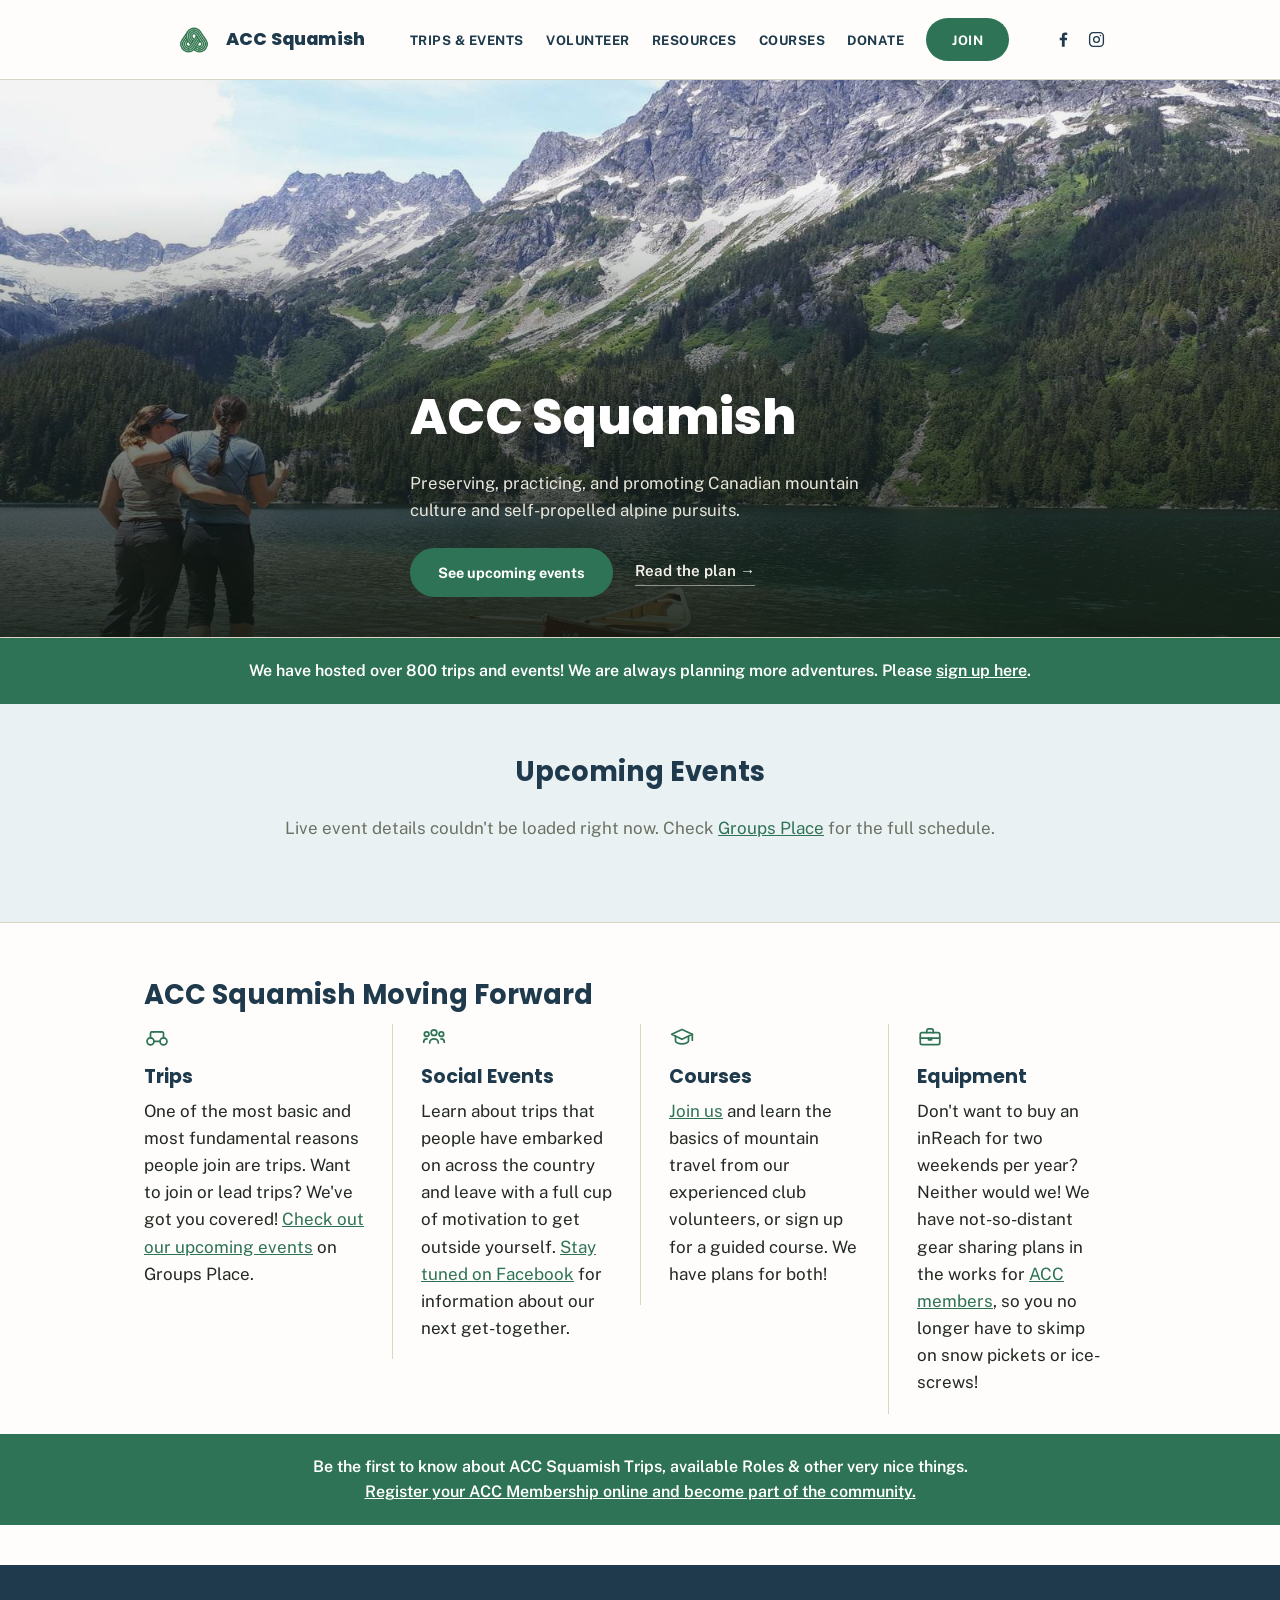
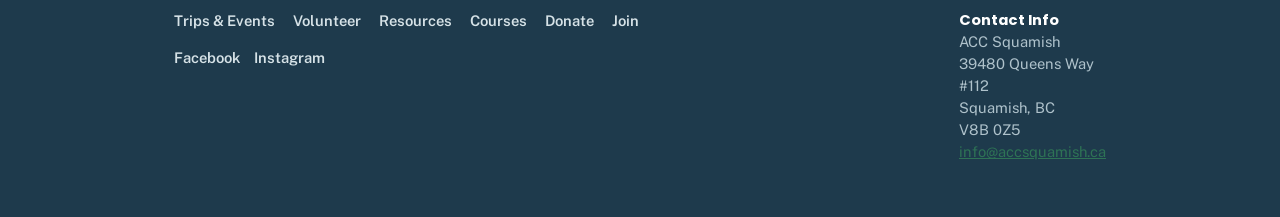
<file: index.html>
<!doctype html>
<html lang="en">
<head>
<meta charset="utf-8">
<title>ACC Squamish – The Alpine Club of Canada Squamish Section</title>
<meta name="viewport" content="width=device-width, initial-scale=1">
<meta name="description" content="ACC Squamish: preserving, practicing, and promoting Canadian mountain culture and self-propelled alpine pursuits.">
<link rel="stylesheet" href="/styles.css">
</head>
<body>

<header class="site-header">
  <div class="header-inner">
    <a class="brand" href="/">
      <img src="/images/logo.png" alt="ACC Squamish logo">
      <span>ACC Squamish</span>
    </a>
    <nav class="main-nav">
      <ul>
        <li><a href="https://app.groups.place/group/ACC-Squamish">Trips &amp; Events</a></li>
        <li><a href="/volunteer/">Volunteer</a></li>
        <li><a href="/resources/">Resources</a></li>
        <li><a href="/courses/">Courses</a></li>
        <li><a href="/donate/">Donate</a></li>
        <li><a class="btn solid" href="https://app.alpineclubofcanada.ca/registration">Join</a></li>
      </ul>
    </nav>
    <div class="header-social">
      <a href="https://www.facebook.com/accsquamish/" aria-label="ACC Squamish on Facebook">
        <svg viewBox="0 0 24 24" fill="currentColor"><path d="M13.5 21v-8.1h2.72l.4-3.15h-3.12V7.75c0-.91.25-1.53 1.56-1.53h1.67V3.4A22 22 0 0 0 13.9 3.2c-2.34 0-3.94 1.43-3.94 4.05v2.55H7.24v3.15h2.72V21z"/></svg>
      </a>
      <a href="https://www.instagram.com/accsquamish/" aria-label="ACC Squamish on Instagram">
        <svg viewBox="0 0 24 24" fill="none" stroke="currentColor" stroke-width="1.7"><rect x="3.3" y="3.3" width="17.4" height="17.4" rx="4.5"/><circle cx="12" cy="12" r="3.6"/><circle cx="17" cy="7" r="0.9" fill="currentColor" stroke="none"/></svg>
      </a>
    </div>
  </div>
</header>

<section class="hero">
  <div class="wrap wrap--wide hero-content">
    <h1>ACC Squamish</h1>
    <p class="lede">Preserving, practicing, and promoting Canadian mountain culture and self-propelled alpine pursuits.</p>
    <div class="hero-links">
      <a class="btn solid" href="#events">See upcoming events</a>
      <a class="btn-text" href="#about">Read the plan &rarr;</a>
    </div>
  </div>
</section>

<div class="banner">
  We have hosted over 800 trips and events! We are always planning more adventures.
  Please <a href="https://app.alpineclubofcanada.ca/registration">sign up here</a>.
</div>

<section id="events" class="events-section">
  <div class="wrap">
    <h2>Upcoming Events</h2>
    <div id="events-list" class="events-list">
      <p class="events-status">Loading events…</p>
    </div>
  </div>
</section>

<main>
  <div class="wrap wrap--wide">

    <div class="section-block" id="about">
      <h2>ACC Squamish Moving Forward</h2>

      <div class="mf-grid">
        <div class="stack">
          <div class="stack-icon" aria-hidden="true">
            <svg viewBox="0 0 24 24" fill="none" stroke="currentColor" stroke-width="1.6" stroke-linecap="round" stroke-linejoin="round">
              <circle cx="6" cy="16" r="3.2"></circle>
              <circle cx="18" cy="16" r="3.2"></circle>
              <path d="M6 12.8V8.5a1.2 1.2 0 0 1 1.2-1.2h1.6M18 12.8V8.5a1.2 1.2 0 0 0-1.2-1.2h-1.6"></path>
              <path d="M8.8 7.3h6.4"></path>
              <path d="M9.2 16h5.6"></path>
            </svg>
          </div>
          <h3>Trips</h3>
          <p>One of the most basic and most fundamental reasons people join are trips. Want to join or lead trips? We've got you covered! <a href="https://app.groups.place/group/ACC-Squamish">Check out our upcoming events</a> on Groups Place.</p>
        </div>

        <div class="stack" id="social-events">
          <div class="stack-icon" aria-hidden="true">
            <svg viewBox="0 0 24 24" fill="none" stroke="currentColor" stroke-width="1.6" stroke-linecap="round" stroke-linejoin="round">
              <circle cx="12" cy="8" r="2.6"></circle>
              <circle cx="5.2" cy="9.4" r="2.1"></circle>
              <circle cx="18.8" cy="9.4" r="2.1"></circle>
              <path d="M8 17.5c0-2.3 1.8-3.8 4-3.8s4 1.5 4 3.8"></path>
              <path d="M2.5 16.8c0-1.8 1.3-3 3-3M21.5 16.8c0-1.8-1.3-3-3-3"></path>
            </svg>
          </div>
          <h3>Social Events</h3>
          <p>Learn about trips that people have embarked on across the country and leave with a full cup of motivation to get outside yourself. <a href="https://www.facebook.com/accsquamish/">Stay tuned on Facebook</a> for information about our next get-together.</p>
        </div>

        <div class="stack">
          <div class="stack-icon" aria-hidden="true">
            <svg viewBox="0 0 24 24" fill="none" stroke="currentColor" stroke-width="1.6" stroke-linecap="round" stroke-linejoin="round">
              <path d="M2.5 9.5 12 5l9.5 4.5L12 14z"></path>
              <path d="M6 11.6v4.1c0 1.4 2.7 2.6 6 2.6s6-1.2 6-2.6v-4.1"></path>
              <path d="M21.5 9.5v5.4"></path>
            </svg>
          </div>
          <h3>Courses</h3>
          <p><a href="https://www.alpineclubofcanada.ca/overview/">Join us</a> and learn the basics of mountain travel from our experienced club volunteers, or sign up for a guided course. We have plans for both!</p>
        </div>

        <div class="stack">
          <div class="stack-icon" aria-hidden="true">
            <svg viewBox="0 0 24 24" fill="none" stroke="currentColor" stroke-width="1.6" stroke-linecap="round" stroke-linejoin="round">
              <rect x="3" y="8" width="18" height="11" rx="1.6"></rect>
              <path d="M9 8V6.2A1.7 1.7 0 0 1 10.7 4.5h2.6A1.7 1.7 0 0 1 15 6.2V8"></path>
              <path d="M3 13h18"></path>
              <path d="M10.6 13v1.6h2.8V13"></path>
            </svg>
          </div>
          <h3>Equipment</h3>
          <p>Don't want to buy an inReach for two weekends per year? Neither would we! We have not-so-distant gear sharing plans in the works for <a href="https://alpineclubofcanada.ca/membership/">ACC members</a>, so you no longer have to skimp on snow pickets or ice-screws!</p>
        </div>
      </div>
    </div>

  </div>
</main>

<div class="banner">
  Be the first to know about ACC Squamish Trips, available Roles &amp; other very nice things.<br>
  <a href="https://app.alpineclubofcanada.ca/registration">Register your ACC Membership online and become part of the community.</a>
</div>

<footer class="site-footer">
  <div class="footer-inner">
    <nav>
      <ul>
        <li><a href="https://app.groups.place/group/ACC-Squamish">Trips &amp; Events</a></li>
        <li><a href="/volunteer/">Volunteer</a></li>
        <li><a href="/resources/">Resources</a></li>
        <li><a href="/courses/">Courses</a></li>
        <li><a href="/donate/">Donate</a></li>
        <li><a href="https://app.alpineclubofcanada.ca/registration">Join</a></li>
      </ul>
      <div class="socials">
        <a href="https://www.facebook.com/accsquamish/">Facebook</a>
        <a href="https://www.instagram.com/accsquamish/">Instagram</a>
      </div>
    </nav>
    <address>
      <strong>Contact Info</strong><br>
      ACC Squamish<br>
      39480 Queens Way<br>
      #112<br>
      Squamish, BC<br>
      V8B 0Z5<br>
      <a href="mailto:info@accsquamish.ca">info@accsquamish.ca</a>
    </address>
  </div>
</footer>

<script>
(function () {
  var ICS_URL = "https://api.ezumee.services/group/ical/2409412b-a714-4644-8a38-d274283b6e1f";
  var MAX_EVENTS = 8;
  var listEl = document.getElementById("events-list");

  function unfold(text) {
    // RFC5545: continuation lines start with a single space or tab
    return text.replace(/\r\n/g, "\n").replace(/\n[ \t]/g, "");
  }

  function unescapeText(s) {
    return (s || "")
      .replace(/\\n/gi, "\n")
      .replace(/\\,/g, ",")
      .replace(/\\;/g, ";")
      .replace(/\\\\/g, "\\");
  }

  function parseDate(value, params) {
    // value like 20260920T180000Z, 20260920T180000, or 20260920 (all-day, VALUE=DATE)
    var m = value.match(/^(\d{4})(\d{2})(\d{2})(?:T(\d{2})(\d{2})(\d{2})(Z)?)?$/);
    if (!m) return null;
    var isAllDay = !m[4];
    var y = +m[1], mo = +m[2] - 1, d = +m[3];
    var hh = m[4] ? +m[4] : 0, mm = m[5] ? +m[5] : 0, ss = m[6] ? +m[6] : 0;
    var date = m[7]
      ? new Date(Date.UTC(y, mo, d, hh, mm, ss))
      : new Date(y, mo, d, hh, mm, ss);
    return { date: date, allDay: isAllDay };
  }

  function parseICS(text) {
    var lines = unfold(text).split("\n");
    var events = [];
    var cur = null;

    lines.forEach(function (line) {
      if (line === "BEGIN:VEVENT") {
        cur = {};
      } else if (line === "END:VEVENT") {
        if (cur) events.push(cur);
        cur = null;
      } else if (cur) {
        var idx = line.indexOf(":");
        if (idx === -1) return;
        var left = line.slice(0, idx);
        var value = line.slice(idx + 1);
        var parts = left.split(";");
        var key = parts[0].toUpperCase();

        if (key === "SUMMARY") cur.summary = unescapeText(value);
        else if (key === "LOCATION") cur.location = unescapeText(value);
        else if (key === "DTSTART") cur.start = parseDate(value.trim(), parts.slice(1));
        else if (key === "DTEND") cur.end = parseDate(value.trim(), parts.slice(1));
        else if (key === "URL") cur.url = unescapeText(value.trim());
        else if (key === "DESCRIPTION") cur.description = unescapeText(value);
      }
    });

    events.forEach(function (e) {
      if (!e.url && e.description) {
        var m = e.description.match(/https?:\/\/[^\s<>"']+/);
        if (m) e.url = m[0];
      }
    });

    return events.filter(function (e) { return e.summary && e.start; });
  }

  function formatEventDate(ev) {
    var opts = { weekday: "short", month: "short", day: "numeric" };
    var dateStr = ev.start.date.toLocaleDateString(undefined, opts);
    if (ev.start.allDay) return dateStr;
    var timeStr = ev.start.date.toLocaleTimeString(undefined, { hour: "numeric", minute: "2-digit" });
    return dateStr + " · " + timeStr;
  }

  function render(events) {
    listEl.innerHTML = "";
    var now = new Date();
    var upcoming = events
      .filter(function (e) { return e.start.date >= new Date(now.getFullYear(), now.getMonth(), now.getDate()); })
      .sort(function (a, b) { return a.start.date - b.start.date; })
      .slice(0, MAX_EVENTS);

    if (upcoming.length === 0) {
      listEl.innerHTML = '<p class="events-status">No upcoming events on the calendar right now — check Groups Place for the latest.</p>';
      return;
    }

    upcoming.forEach(function (ev) {
      var card = document.createElement(ev.url ? "a" : "div");
      card.className = "event-card";
      if (ev.url) {
        card.href = ev.url;
        card.target = "_blank";
        card.rel = "noopener";
      }
      var dateEl = document.createElement("div");
      dateEl.className = "event-date";
      dateEl.textContent = formatEventDate(ev);
      var titleEl = document.createElement("h3");
      titleEl.textContent = ev.summary;
      card.appendChild(dateEl);
      card.appendChild(titleEl);
      if (ev.location) {
        var locEl = document.createElement("p");
        locEl.className = "event-meta";
        locEl.textContent = ev.location;
        card.appendChild(locEl);
      }
      listEl.appendChild(card);
    });
  }

  function showFallback() {
    listEl.innerHTML =
      '<p class="events-status">Live event details couldn\'t be loaded right now. ' +
      'Check <a href="https://app.groups.place/group/ACC-Squamish">Groups Place</a> for the full schedule.</p>';
  }

  fetch(ICS_URL)
    .then(function (res) {
      if (!res.ok) throw new Error("Bad response");
      return res.text();
    })
    .then(function (text) {
      var events = parseICS(text);
      if (events.length === 0) throw new Error("No events parsed");
      render(events);
    })
    .catch(showFallback);
})();
</script>

</body>
</html>
</file>
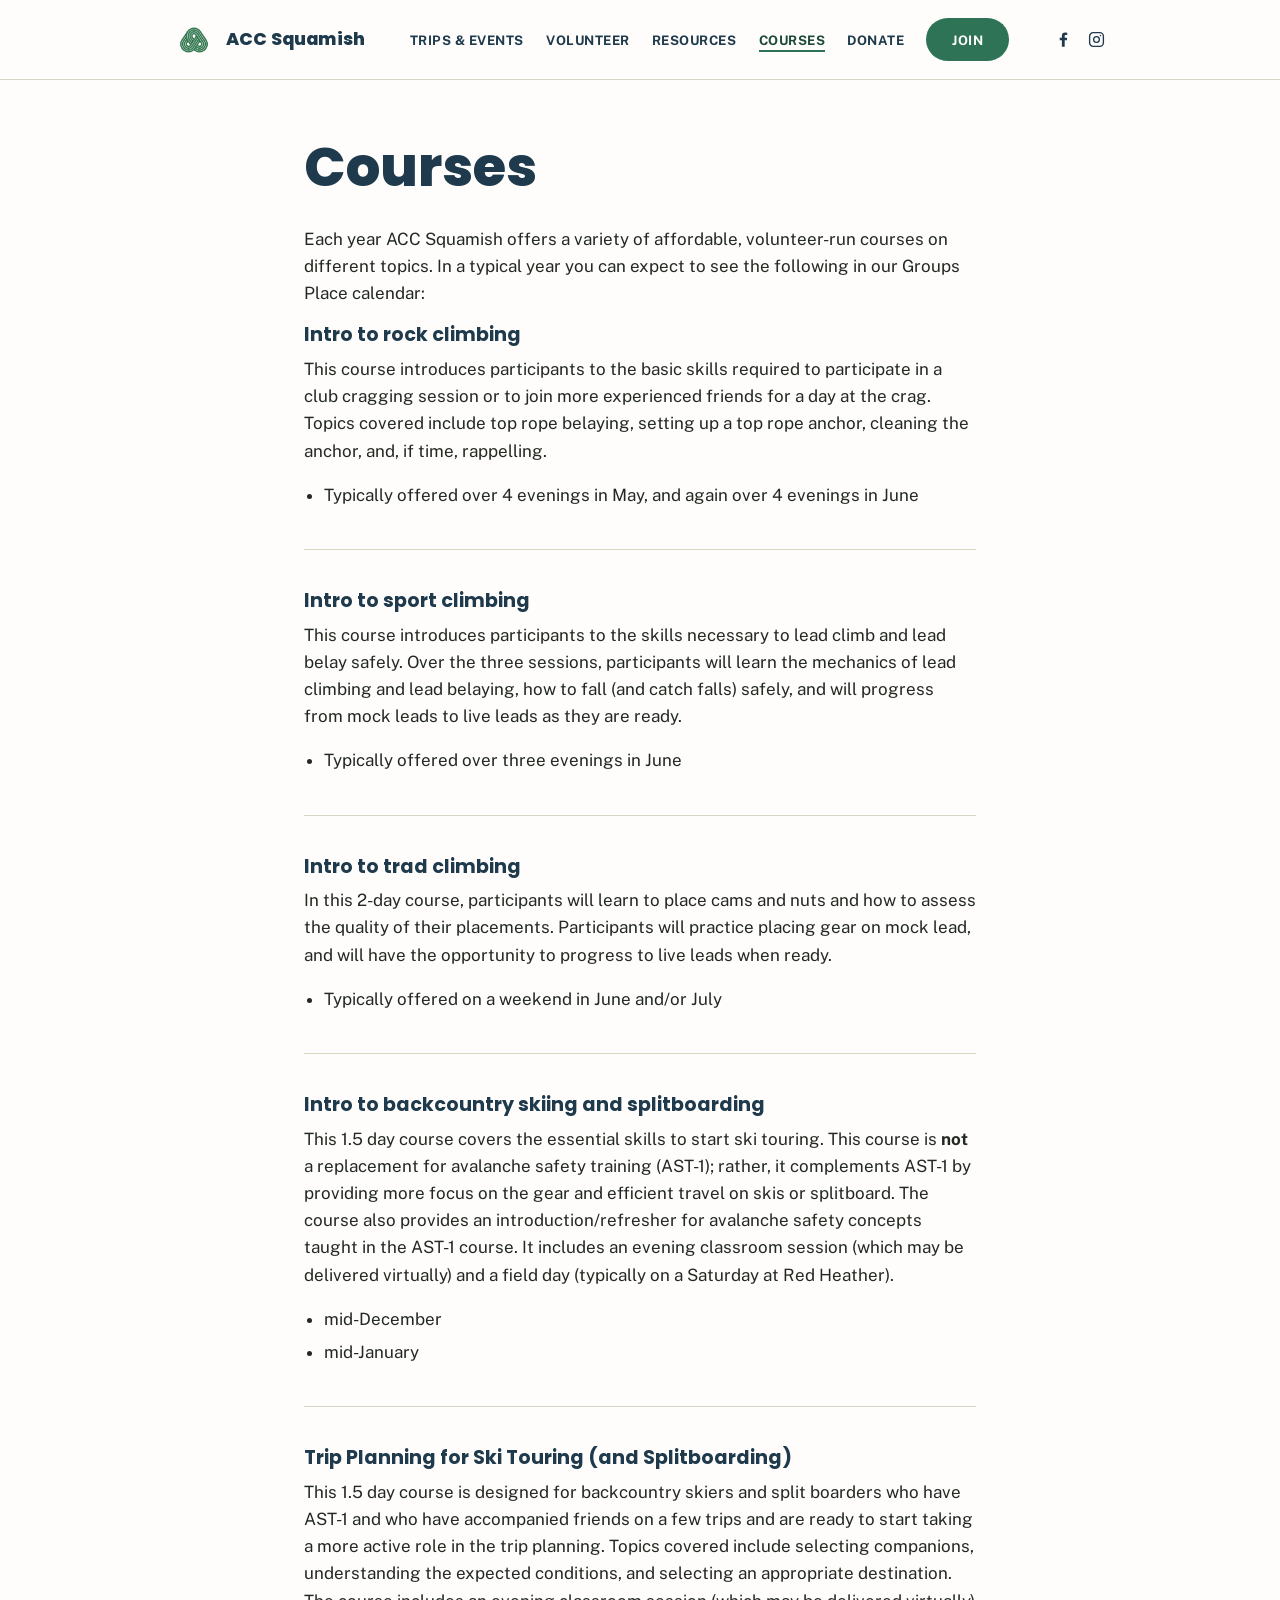
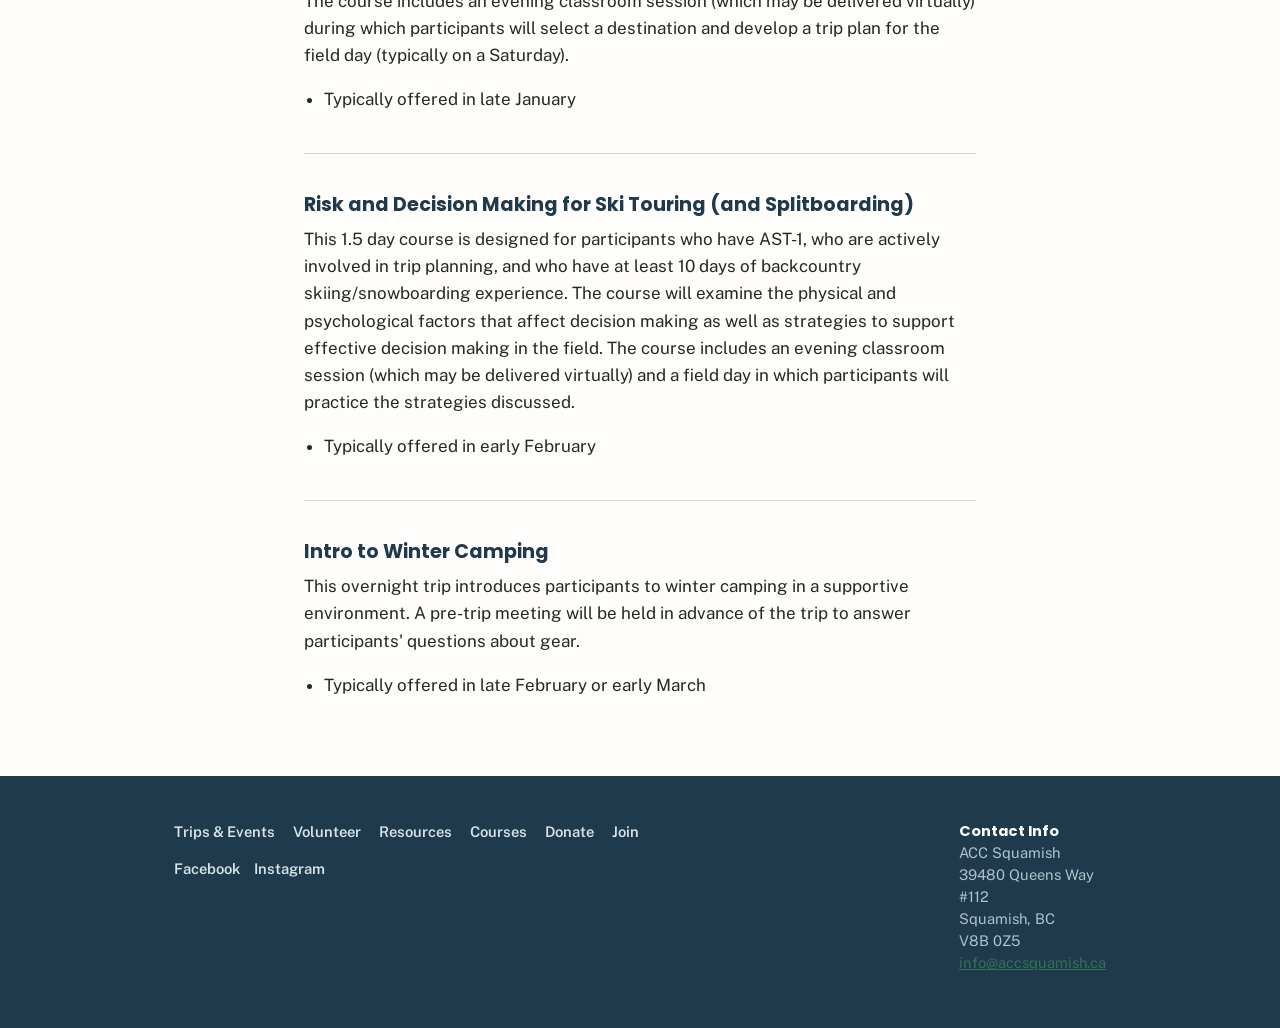
<file: courses/index.html>
<!doctype html>
<html lang="en">
<head>
<meta charset="utf-8">
<title>Courses – ACC Squamish</title>
<meta name="viewport" content="width=device-width, initial-scale=1">
<meta name="description" content="Affordable, volunteer-run courses offered by ACC Squamish.">
<link rel="stylesheet" href="/styles.css">
</head>
<body>

<header class="site-header">
  <div class="header-inner">
    <a class="brand" href="/">
      <img src="/images/logo.png" alt="ACC Squamish logo">
      <span>ACC Squamish</span>
    </a>
    <nav class="main-nav">
      <ul>
        <li><a href="https://app.groups.place/group/ACC-Squamish">Trips &amp; Events</a></li>
        <li><a href="/volunteer/">Volunteer</a></li>
        <li><a href="/resources/">Resources</a></li>
        <li><a href="/courses/" class="active">Courses</a></li>
        <li><a href="/donate/">Donate</a></li>
        <li><a class="btn solid" href="https://app.alpineclubofcanada.ca/registration">Join</a></li>
      </ul>
    </nav>
    <div class="header-social">
      <a href="https://www.facebook.com/accsquamish/" aria-label="ACC Squamish on Facebook">
        <svg viewBox="0 0 24 24" fill="currentColor"><path d="M13.5 21v-8.1h2.72l.4-3.15h-3.12V7.75c0-.91.25-1.53 1.56-1.53h1.67V3.4A22 22 0 0 0 13.9 3.2c-2.34 0-3.94 1.43-3.94 4.05v2.55H7.24v3.15h2.72V21z"/></svg>
      </a>
      <a href="https://www.instagram.com/accsquamish/" aria-label="ACC Squamish on Instagram">
        <svg viewBox="0 0 24 24" fill="none" stroke="currentColor" stroke-width="1.7"><rect x="3.3" y="3.3" width="17.4" height="17.4" rx="4.5"/><circle cx="12" cy="12" r="3.6"/><circle cx="17" cy="7" r="0.9" fill="currentColor" stroke="none"/></svg>
      </a>
    </div>
  </div>
</header>

<main>
  <div class="wrap">
    <div class="section-block">
      <h1>Courses</h1>

      <p>Each year ACC Squamish offers a variety of affordable, volunteer-run courses on different topics. In a typical year you can expect to see the following in our Groups Place calendar:</p>

      <div class="stack">
        <h3>Intro to rock climbing</h3>
        <p>This course introduces participants to the basic skills required to participate in a club cragging session or to join more experienced friends for a day at the crag. Topics covered include top rope belaying, setting up a top rope anchor, cleaning the anchor, and, if time, rappelling.</p>
        <ul class="plain"><li>Typically offered over 4 evenings in May, and again over 4 evenings in June</li></ul>
      </div>

      <div class="stack">
        <h3>Intro to sport climbing</h3>
        <p>This course introduces participants to the skills necessary to lead climb and lead belay safely. Over the three sessions, participants will learn the mechanics of lead climbing and lead belaying, how to fall (and catch falls) safely, and will progress from mock leads to live leads as they are ready.</p>
        <ul class="plain"><li>Typically offered over three evenings in June</li></ul>
      </div>

      <div class="stack">
        <h3>Intro to trad climbing</h3>
        <p>In this 2-day course, participants will learn to place cams and nuts and how to assess the quality of their placements. Participants will practice placing gear on mock lead, and will have the opportunity to progress to live leads when ready.</p>
        <ul class="plain"><li>Typically offered on a weekend in June and/or July</li></ul>
      </div>

      <div class="stack">
        <h3>Intro to backcountry skiing and splitboarding</h3>
        <p>This 1.5 day course covers the essential skills to start ski touring. This course is <strong>not</strong> a replacement for avalanche safety training (AST-1); rather, it complements AST-1 by providing more focus on the gear and efficient travel on skis or splitboard. The course also provides an introduction/refresher for avalanche safety concepts taught in the AST-1 course. It includes an evening classroom session (which may be delivered virtually) and a field day (typically on a Saturday at Red Heather).</p>
        <ul class="plain"><li>mid-December</li><li>mid-January</li></ul>
      </div>

      <div class="stack">
        <h3>Trip Planning for Ski Touring (and Splitboarding)</h3>
        <p>This 1.5 day course is designed for backcountry skiers and split boarders who have AST-1 and who have accompanied friends on a few trips and are ready to start taking a more active role in the trip planning. Topics covered include selecting companions, understanding the expected conditions, and selecting an appropriate destination. The course includes an evening classroom session (which may be delivered virtually) during which participants will select a destination and develop a trip plan for the field day (typically on a Saturday).</p>
        <ul class="plain"><li>Typically offered in late January</li></ul>
      </div>

      <div class="stack">
        <h3>Risk and Decision Making for Ski Touring (and Splitboarding)</h3>
        <p>This 1.5 day course is designed for participants who have AST-1, who are actively involved in trip planning, and who have at least 10 days of backcountry skiing/snowboarding experience. The course will examine the physical and psychological factors that affect decision making as well as strategies to support effective decision making in the field. The course includes an evening classroom session (which may be delivered virtually) and a field day in which participants will practice the strategies discussed.</p>
        <ul class="plain"><li>Typically offered in early February</li></ul>
      </div>

      <div class="stack">
        <h3>Intro to Winter Camping</h3>
        <p>This overnight trip introduces participants to winter camping in a supportive environment. A pre-trip meeting will be held in advance of the trip to answer participants' questions about gear.</p>
        <ul class="plain"><li>Typically offered in late February or early March</li></ul>
      </div>

    </div>
  </div>
</main>

<footer class="site-footer">
  <div class="footer-inner">
    <nav>
      <ul>
        <li><a href="https://app.groups.place/group/ACC-Squamish">Trips &amp; Events</a></li>
        <li><a href="/volunteer/">Volunteer</a></li>
        <li><a href="/resources/">Resources</a></li>
        <li><a href="/courses/">Courses</a></li>
        <li><a href="/donate/">Donate</a></li>
        <li><a href="https://app.alpineclubofcanada.ca/registration">Join</a></li>
      </ul>
      <div class="socials">
        <a href="https://www.facebook.com/accsquamish/">Facebook</a>
        <a href="https://www.instagram.com/accsquamish/">Instagram</a>
      </div>
    </nav>
    <address>
      <strong>Contact Info</strong><br>
      ACC Squamish<br>
      39480 Queens Way<br>
      #112<br>
      Squamish, BC<br>
      V8B 0Z5<br>
      <a href="mailto:info@accsquamish.ca">info@accsquamish.ca</a>
    </address>
  </div>
</footer>

</body>
</html>
</file>
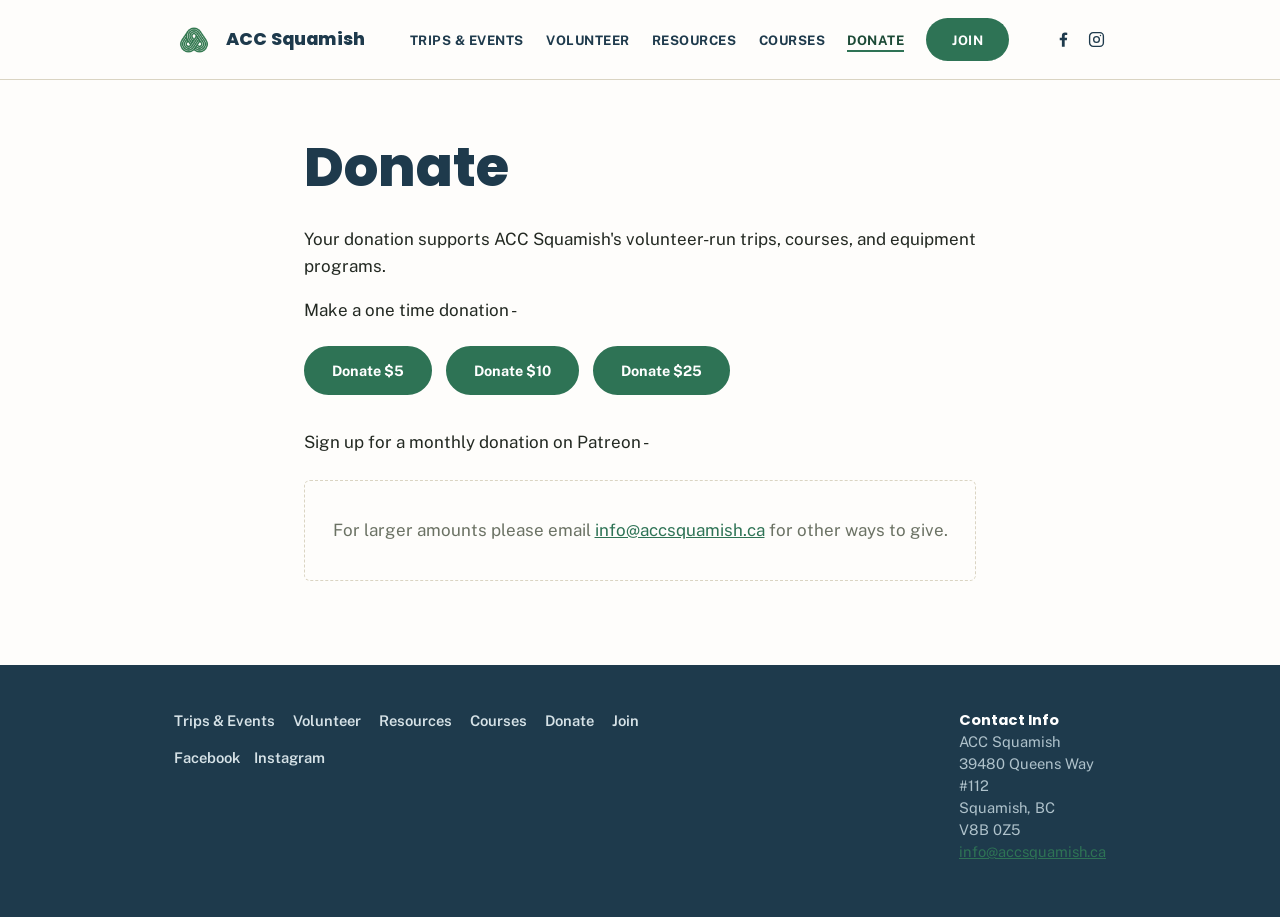
<file: donate/index.html>
<!doctype html>
<html lang="en">
<head>
<meta charset="utf-8">
<title>Donate – ACC Squamish</title>
<meta name="viewport" content="width=device-width, initial-scale=1">
<meta name="description" content="Support ACC Squamish with a donation.">
<link rel="stylesheet" href="/styles.css">
<script async src="https://c6.patreon.com/becomePatronButton.bundle.js"></script>
</head>
<body>

<header class="site-header">
  <div class="header-inner">
    <a class="brand" href="/">
      <img src="/images/logo.png" alt="ACC Squamish logo">
      <span>ACC Squamish</span>
    </a>
    <nav class="main-nav">
      <ul>
        <li><a href="https://app.groups.place/group/ACC-Squamish">Trips &amp; Events</a></li>
        <li><a href="/volunteer/">Volunteer</a></li>
        <li><a href="/resources/">Resources</a></li>
        <li><a href="/courses/">Courses</a></li>
        <li><a href="/donate/" class="active">Donate</a></li>
        <li><a class="btn solid" href="https://app.alpineclubofcanada.ca/registration">Join</a></li>
      </ul>
    </nav>
    <div class="header-social">
      <a href="https://www.facebook.com/accsquamish/" aria-label="ACC Squamish on Facebook">
        <svg viewBox="0 0 24 24" fill="currentColor"><path d="M13.5 21v-8.1h2.72l.4-3.15h-3.12V7.75c0-.91.25-1.53 1.56-1.53h1.67V3.4A22 22 0 0 0 13.9 3.2c-2.34 0-3.94 1.43-3.94 4.05v2.55H7.24v3.15h2.72V21z"/></svg>
      </a>
      <a href="https://www.instagram.com/accsquamish/" aria-label="ACC Squamish on Instagram">
        <svg viewBox="0 0 24 24" fill="none" stroke="currentColor" stroke-width="1.7"><rect x="3.3" y="3.3" width="17.4" height="17.4" rx="4.5"/><circle cx="12" cy="12" r="3.6"/><circle cx="17" cy="7" r="0.9" fill="currentColor" stroke="none"/></svg>
      </a>
    </div>
  </div>
</header>

<main>
  <div class="wrap">
    <div class="section-block">
      <h1>Donate</h1>

      <p>Your donation supports ACC Squamish's volunteer-run trips, courses, and equipment programs.</p>

      Make a one time donation - <br>
      <div class="donate-options">
        
        <a class="btn solid" href="https://buy.stripe.com/dR6dSsgaV9xPdNKcMM">Donate $5</a>
        <a class="btn solid" href="https://buy.stripe.com/14k3dO8It7pH10YcMN">Donate $10</a>
        <a class="btn solid" href="https://buy.stripe.com/00g3dOcYJ4dvfVSbIK">Donate $25</a>
      </div>
      <br>
      <p>Sign up for a monthly donation on Patreon - <a href="https://www.patreon.com/bePatron?u=226882195" data-patreon-widget-type="become-patron-button"></a></p>
      
      <div class="embed-placeholder">
        For larger amounts please email <a href="mailto:info@accsquamish.ca">info@accsquamish.ca</a> for other ways to give.
      </div>

    </div>
  </div>
</main>

<footer class="site-footer">
  <div class="footer-inner">
    <nav>
      <ul>
        <li><a href="https://app.groups.place/group/ACC-Squamish">Trips &amp; Events</a></li>
        <li><a href="/volunteer/">Volunteer</a></li>
        <li><a href="/resources/">Resources</a></li>
        <li><a href="/courses/">Courses</a></li>
        <li><a href="/donate/">Donate</a></li>
        <li><a href="https://app.alpineclubofcanada.ca/registration">Join</a></li>
      </ul>
      <div class="socials">
        <a href="https://www.facebook.com/accsquamish/">Facebook</a>
        <a href="https://www.instagram.com/accsquamish/">Instagram</a>
      </div>
    </nav>
    <address>
      <strong>Contact Info</strong><br>
      ACC Squamish<br>
      39480 Queens Way<br>
      #112<br>
      Squamish, BC<br>
      V8B 0Z5<br>
      <a href="mailto:info@accsquamish.ca">info@accsquamish.ca</a>
    </address>
  </div>
</footer>

</body>
</html>
</file>
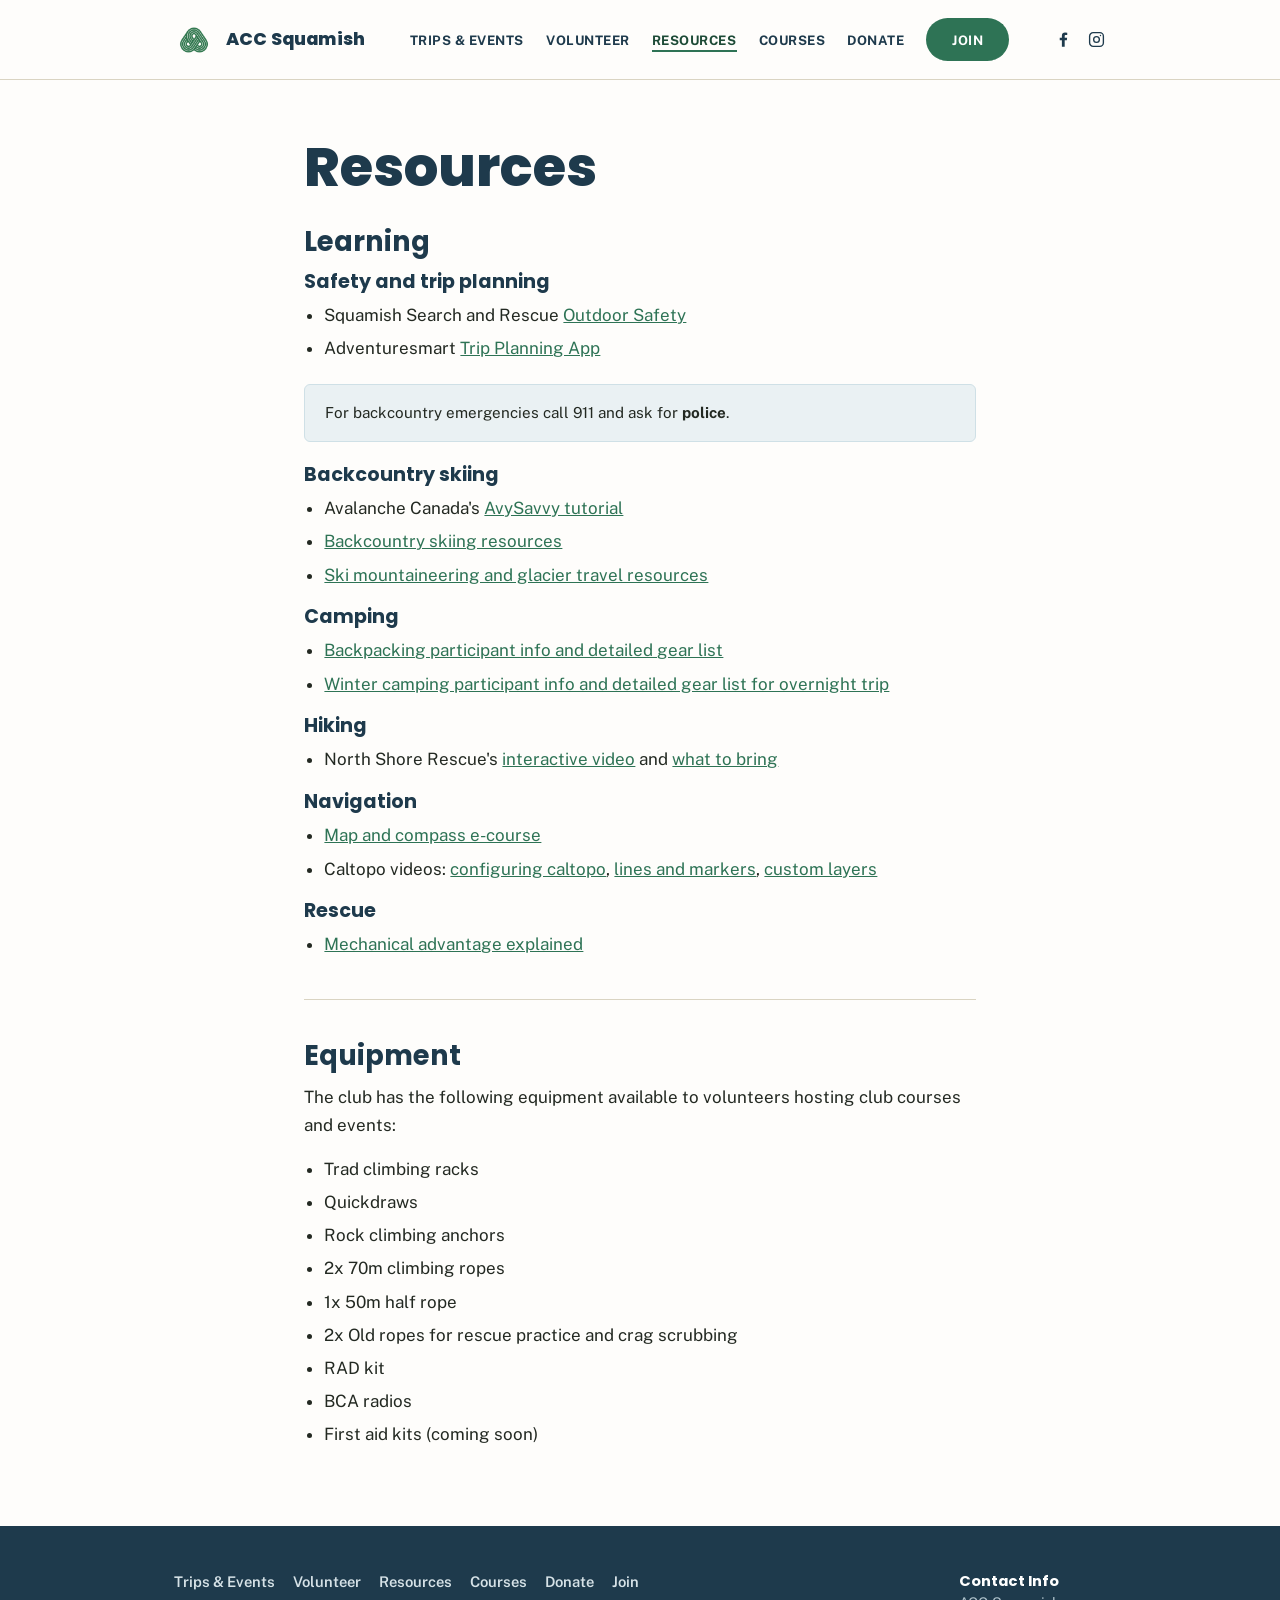
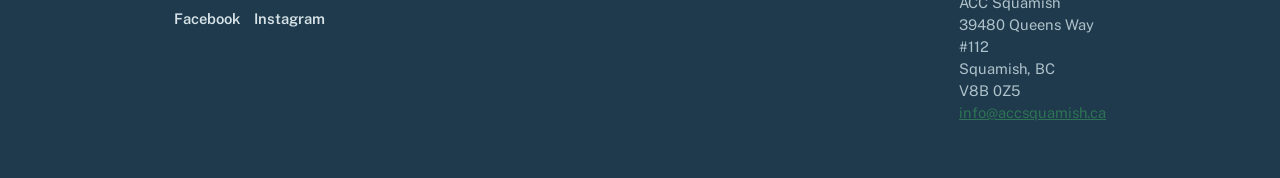
<file: resources/index.html>
<!doctype html>
<html lang="en">
<head>
<meta charset="utf-8">
<title>Resources – ACC Squamish</title>
<meta name="viewport" content="width=device-width, initial-scale=1">
<meta name="description" content="Safety, trip planning, and equipment resources from ACC Squamish.">
<link rel="stylesheet" href="/styles.css">
</head>
<body>

<header class="site-header">
  <div class="header-inner">
    <a class="brand" href="/">
      <img src="/images/logo.png" alt="ACC Squamish logo">
      <span>ACC Squamish</span>
    </a>
    <nav class="main-nav">
      <ul>
        <li><a href="https://app.groups.place/group/ACC-Squamish">Trips &amp; Events</a></li>
        <li><a href="/volunteer/">Volunteer</a></li>
        <li><a href="/resources/" class="active">Resources</a></li>
        <li><a href="/courses/">Courses</a></li>
        <li><a href="/donate/">Donate</a></li>
        <li><a class="btn solid" href="https://app.alpineclubofcanada.ca/registration">Join</a></li>
      </ul>
    </nav>
    <div class="header-social">
      <a href="https://www.facebook.com/accsquamish/" aria-label="ACC Squamish on Facebook">
        <svg viewBox="0 0 24 24" fill="currentColor"><path d="M13.5 21v-8.1h2.72l.4-3.15h-3.12V7.75c0-.91.25-1.53 1.56-1.53h1.67V3.4A22 22 0 0 0 13.9 3.2c-2.34 0-3.94 1.43-3.94 4.05v2.55H7.24v3.15h2.72V21z"/></svg>
      </a>
      <a href="https://www.instagram.com/accsquamish/" aria-label="ACC Squamish on Instagram">
        <svg viewBox="0 0 24 24" fill="none" stroke="currentColor" stroke-width="1.7"><rect x="3.3" y="3.3" width="17.4" height="17.4" rx="4.5"/><circle cx="12" cy="12" r="3.6"/><circle cx="17" cy="7" r="0.9" fill="currentColor" stroke="none"/></svg>
      </a>
    </div>
  </div>
</header>

<main>
  <div class="wrap">
    <div class="section-block">
      <h1>Resources</h1>

      <div class="stack">
        <h2>Learning</h2>

        <h3>Safety and trip planning</h3>
        <ul class="plain">
          <li>Squamish Search and Rescue <a href="https://squamishsar.org/outdoor-safety/">Outdoor Safety</a></li>
          <li>Adventuresmart <a href="https://www.adventuresmart.ca/trip-plan-app/">Trip Planning App</a></li>
        </ul>
        <div class="notice">For backcountry emergencies call 911 and ask for <strong>police</strong>.</div>

        <h3>Backcountry skiing</h3>
        <ul class="plain">
          <li>Avalanche Canada's <a href="https://avysavvy.avalanche.ca/en-ca">AvySavvy tutorial</a></li>
          <li><a href="https://docs.google.com/document/d/1lKVGl3wMFv4ZX7Uf-5oeB-ObnUlK5OZVdWR2XHBJjno/edit?usp=sharing">Backcountry skiing resources</a></li>
          <li><a href="https://docs.google.com/document/d/1OVRfJIkDObeAZk1FnKVL9l1jiDCv6owRv5_OrjnLwEA/edit?usp=sharing">Ski mountaineering and glacier travel resources</a></li>
        </ul>

        <h3>Camping</h3>
        <ul class="plain">
          <li><a href="https://docs.google.com/document/d/1cleEe7FOl8GOj8DXCIF5TKhAaVqM7LIHebQV7BeHW6Q/edit?usp=sharing">Backpacking participant info and detailed gear list</a></li>
          <li><a href="https://docs.google.com/document/d/1qojkeSERcqgdL_BHa9-TTNyCMBZampFt_vHQEFzgDY4/edit?usp=sharing">Winter camping participant info and detailed gear list for overnight trip</a></li>
        </ul>

        <h3>Hiking</h3>
        <ul class="plain">
          <li>North Shore Rescue's <a href="https://www.northshorerescue.com/education/interactive-video/">interactive video</a> and <a href="https://www.northshorerescue.com/education/what-to-bring/">what to bring</a></li>
        </ul>

        <h3>Navigation</h3>
        <ul class="plain">
          <li><a href="https://courses.accsquamish.ca/map">Map and compass e-course</a></li>
          <li>Caltopo videos: <a href="https://drive.google.com/file/d/1hGA4ZYIIKms8Ss84cvgKoD2NjfN3FhJC/view?usp=sharing">configuring caltopo</a>, <a href="https://drive.google.com/file/d/1MLpYyETIfy6XtGYsMzWML27K92DsppFC/view?usp=sharing">lines and markers</a>, <a href="https://drive.google.com/file/d/11OjCdbfK4uxKgYtS0gZcAgBbSQdNIk8y/view?usp=sharing">custom layers</a></li>
        </ul>

        <h3>Rescue</h3>
        <ul class="plain">
          <li><a href="https://drive.google.com/file/d/1FH9hACwugPpaqOtmBPDJZSw1fl3Nw39b/view?usp=sharing">Mechanical advantage explained</a></li>
        </ul>
      </div>

      <div class="stack">
        <h2>Equipment</h2>
        <p>The club has the following equipment available to volunteers hosting club courses and events:</p>
        <ul class="plain">
          <li>Trad climbing racks</li>
          <li>Quickdraws</li>
          <li>Rock climbing anchors</li>
          <li>2x 70m climbing ropes</li>
          <li>1x 50m half rope</li>
          <li>2x Old ropes for rescue practice and crag scrubbing</li>
          <li>RAD kit</li>
          <li>BCA radios</li>
          <li>First aid kits (coming soon)</li>
        </ul>
      </div>

    </div>
  </div>
</main>

<footer class="site-footer">
  <div class="footer-inner">
    <nav>
      <ul>
        <li><a href="https://app.groups.place/group/ACC-Squamish">Trips &amp; Events</a></li>
        <li><a href="/volunteer/">Volunteer</a></li>
        <li><a href="/resources/">Resources</a></li>
        <li><a href="/courses/">Courses</a></li>
        <li><a href="/donate/">Donate</a></li>
        <li><a href="https://app.alpineclubofcanada.ca/registration">Join</a></li>
      </ul>
      <div class="socials">
        <a href="https://www.facebook.com/accsquamish/">Facebook</a>
        <a href="https://www.instagram.com/accsquamish/">Instagram</a>
      </div>
    </nav>
    <address>
      <strong>Contact Info</strong><br>
      ACC Squamish<br>
      39480 Queens Way<br>
      #112<br>
      Squamish, BC<br>
      V8B 0Z5<br>
      <a href="mailto:info@accsquamish.ca">info@accsquamish.ca</a>
    </address>
  </div>
</footer>

</body>
</html>
</file>
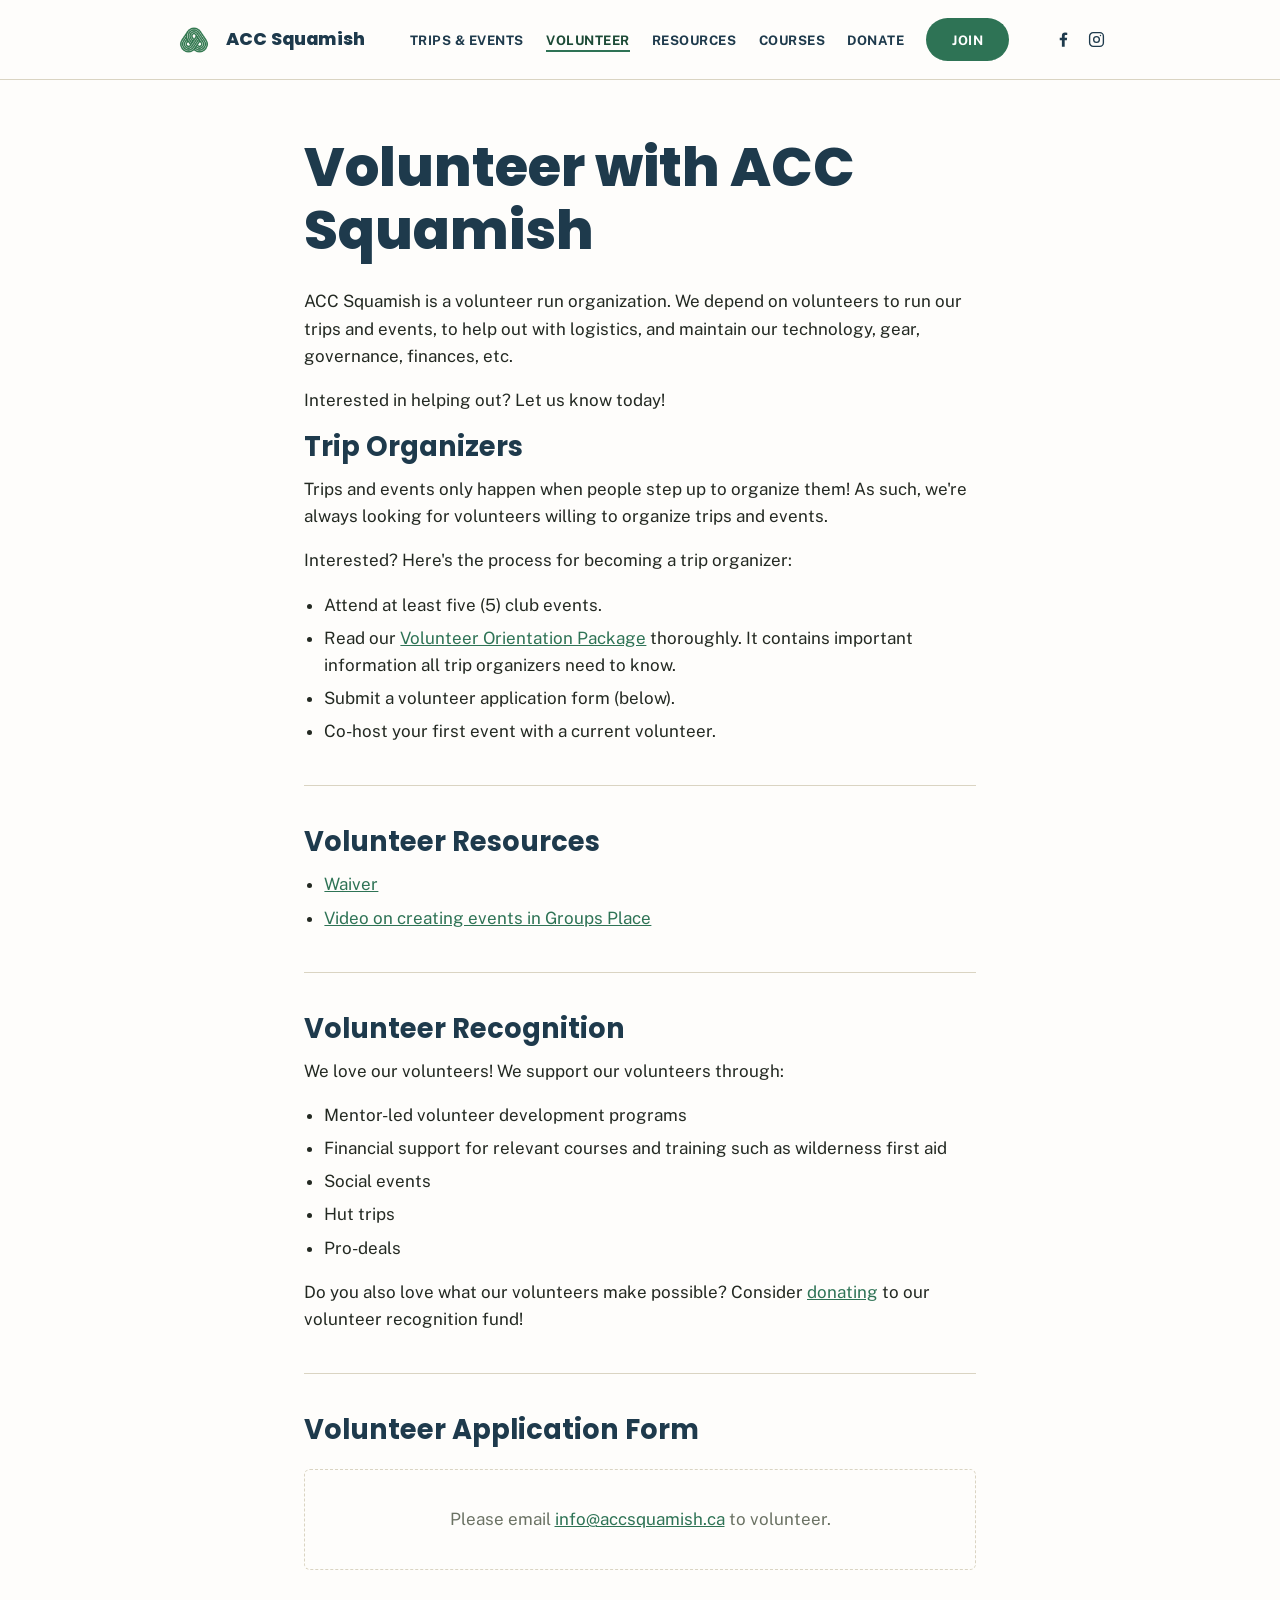
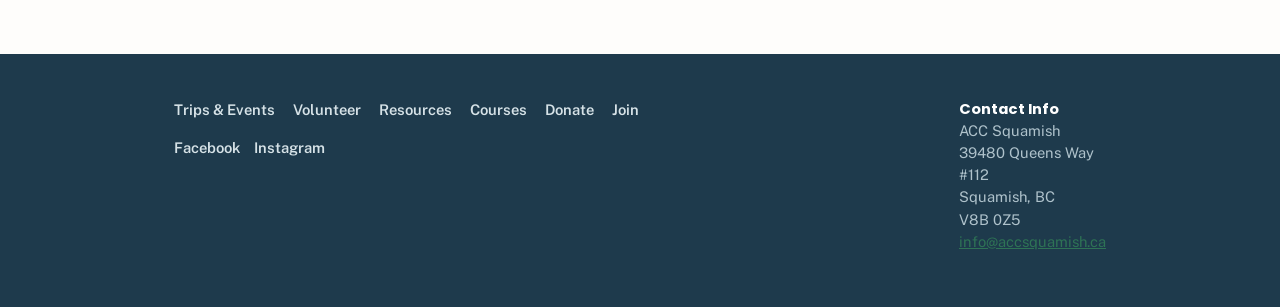
<file: volunteer/index.html>
<!doctype html>
<html lang="en">
<head>
<meta charset="utf-8">
<title>Volunteer – ACC Squamish</title>
<meta name="viewport" content="width=device-width, initial-scale=1">
<meta name="description" content="Volunteer with ACC Squamish.">
<link rel="stylesheet" href="/styles.css">
<script type="text/javascript" id="hs-script-loader" async defer src="//js.hs-scripts.com/20246688.js"></script>
<script charset="utf-8" type="text/javascript" src="//js.hsforms.net/forms/embed/v2.js"></script>
</head>
<body>

<header class="site-header">
  <div class="header-inner">
    <a class="brand" href="/">
      <img src="/images/logo.png" alt="ACC Squamish logo">
      <span>ACC Squamish</span>
    </a>
    <nav class="main-nav">
      <ul>
        <li><a href="https://app.groups.place/group/ACC-Squamish">Trips &amp; Events</a></li>
        <li><a href="/volunteer/" class="active">Volunteer</a></li>
        <li><a href="/resources/">Resources</a></li>
        <li><a href="/courses/">Courses</a></li>
        <li><a href="/donate/">Donate</a></li>
        <li><a class="btn solid" href="https://app.alpineclubofcanada.ca/registration">Join</a></li>
      </ul>
    </nav>
    <div class="header-social">
      <a href="https://www.facebook.com/accsquamish/" aria-label="ACC Squamish on Facebook">
        <svg viewBox="0 0 24 24" fill="currentColor"><path d="M13.5 21v-8.1h2.72l.4-3.15h-3.12V7.75c0-.91.25-1.53 1.56-1.53h1.67V3.4A22 22 0 0 0 13.9 3.2c-2.34 0-3.94 1.43-3.94 4.05v2.55H7.24v3.15h2.72V21z"/></svg>
      </a>
      <a href="https://www.instagram.com/accsquamish/" aria-label="ACC Squamish on Instagram">
        <svg viewBox="0 0 24 24" fill="none" stroke="currentColor" stroke-width="1.7"><rect x="3.3" y="3.3" width="17.4" height="17.4" rx="4.5"/><circle cx="12" cy="12" r="3.6"/><circle cx="17" cy="7" r="0.9" fill="currentColor" stroke="none"/></svg>
      </a>
    </div>
  </div>
</header>

<main>
  <div class="wrap">
    <div class="section-block">
      <h1>Volunteer with ACC Squamish</h1>

      <p>ACC Squamish is a volunteer run organization. We depend on volunteers to run our trips and events, to help out with logistics, and maintain our technology, gear, governance, finances, etc.</p>
      <p>Interested in helping out? Let us know today!</p>

      <div class="stack">
        <h2>Trip Organizers</h2>
        <p>Trips and events only happen when people step up to organize them! As such, we're always looking for volunteers willing to organize trips and events.</p>
        <p>Interested? Here's the process for becoming a trip organizer:</p>
        <ul class="plain">
          <li>Attend at least five (5) club events.</li>
          <li>Read our <a href="https://drive.google.com/file/d/1BJjTtnqy6oGBtYCW_MKE4KmV1chA7yEd/view?usp=sharing">Volunteer Orientation Package</a> thoroughly. It contains important information all trip organizers need to know.</li>
          <li>Submit a volunteer application form (below).</li>
          <li>Co-host your first event with a current volunteer.</li>
        </ul>
      </div>

      <div class="stack">
        <h2>Volunteer Resources</h2>
        <ul class="plain">
          <li><a href="https://alpineclubofcanada.ca/acc-waivers/">Waiver</a></li>
          <li><a href="https://drive.google.com/file/d/11KE2pB4MH8mo8HLCCgyOBr8HuU_q9scJ/view?usp=sharing">Video on creating events in Groups Place</a></li>
        </ul>
      </div>

      <div class="stack">
        <h2>Volunteer Recognition</h2>
        <p>We love our volunteers! We support our volunteers through:</p>
        <ul class="plain">
          <li>Mentor-led volunteer development programs</li>
          <li>Financial support for relevant courses and training such as wilderness first aid</li>
          <li>Social events</li>
          <li>Hut trips</li>
          <li>Pro-deals</li>
        </ul>
        <p>Do you also love what our volunteers make possible? Consider <a href="/donate/">donating</a> to our volunteer recognition fund!</p>
      </div>

      <div class="stack">
        <h2>Volunteer Application Form</h2>
        <script>
          hbspt.forms.create({
            portalId: "20246688",
            formId: "278c706b-73db-463d-9cdb-c0bca044fe95",
            region: "na1"
          });
        </script>
        <div class="embed-placeholder">
          Please email <a href="mailto:info@accsquamish.ca">info@accsquamish.ca</a> to volunteer.
        </div>
      </div>

    </div>
  </div>
</main>

<footer class="site-footer">
  <div class="footer-inner">
    <nav>
      <ul>
        <li><a href="https://app.groups.place/group/ACC-Squamish">Trips &amp; Events</a></li>
        <li><a href="/volunteer/">Volunteer</a></li>
        <li><a href="/resources/">Resources</a></li>
        <li><a href="/courses/">Courses</a></li>
        <li><a href="/donate/">Donate</a></li>
        <li><a href="https://app.alpineclubofcanada.ca/registration">Join</a></li>
      </ul>
      <div class="socials">
        <a href="https://www.facebook.com/accsquamish/">Facebook</a>
        <a href="https://www.instagram.com/accsquamish/">Instagram</a>
      </div>
    </nav>
    <address>
      <strong>Contact Info</strong><br>
      ACC Squamish<br>
      39480 Queens Way<br>
      #112<br>
      Squamish, BC<br>
      V8B 0Z5<br>
      <a href="mailto:info@accsquamish.ca">info@accsquamish.ca</a>
    </address>
  </div>
</footer>

</body>
</html>
</file>
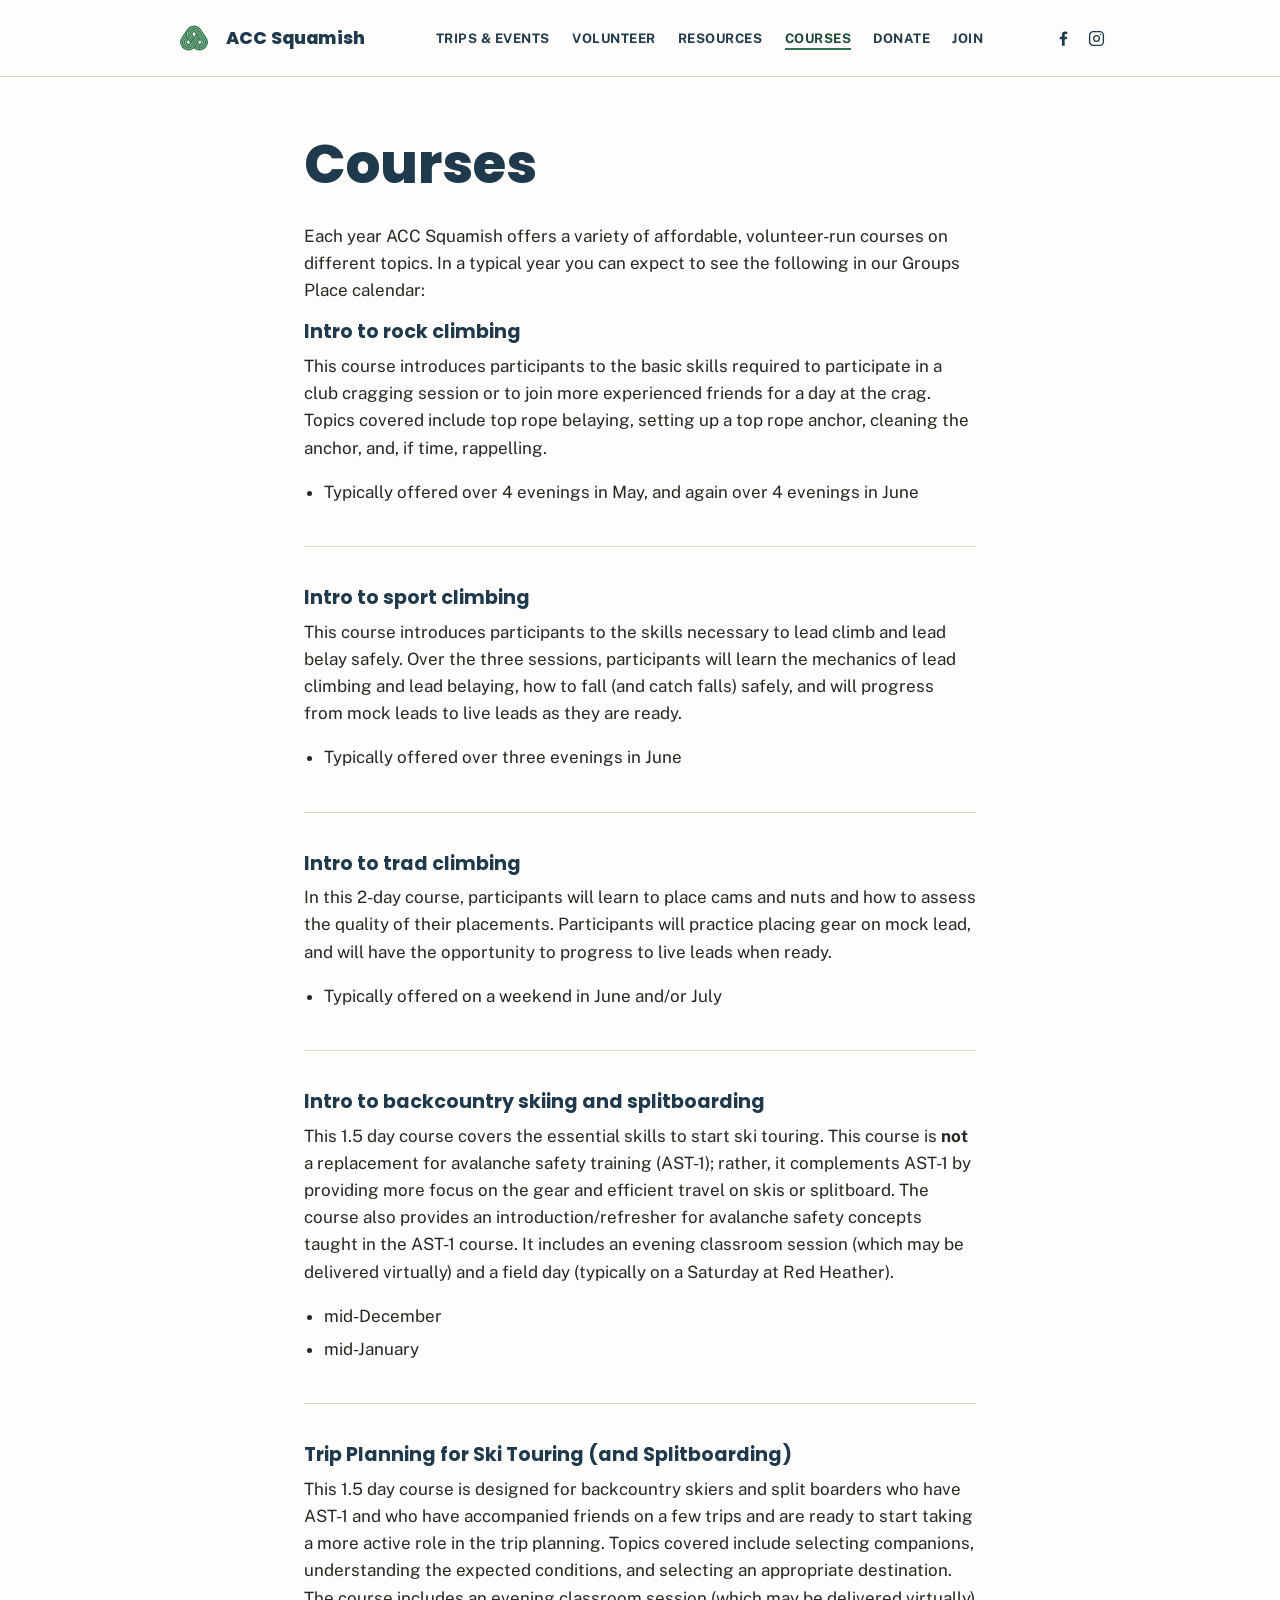
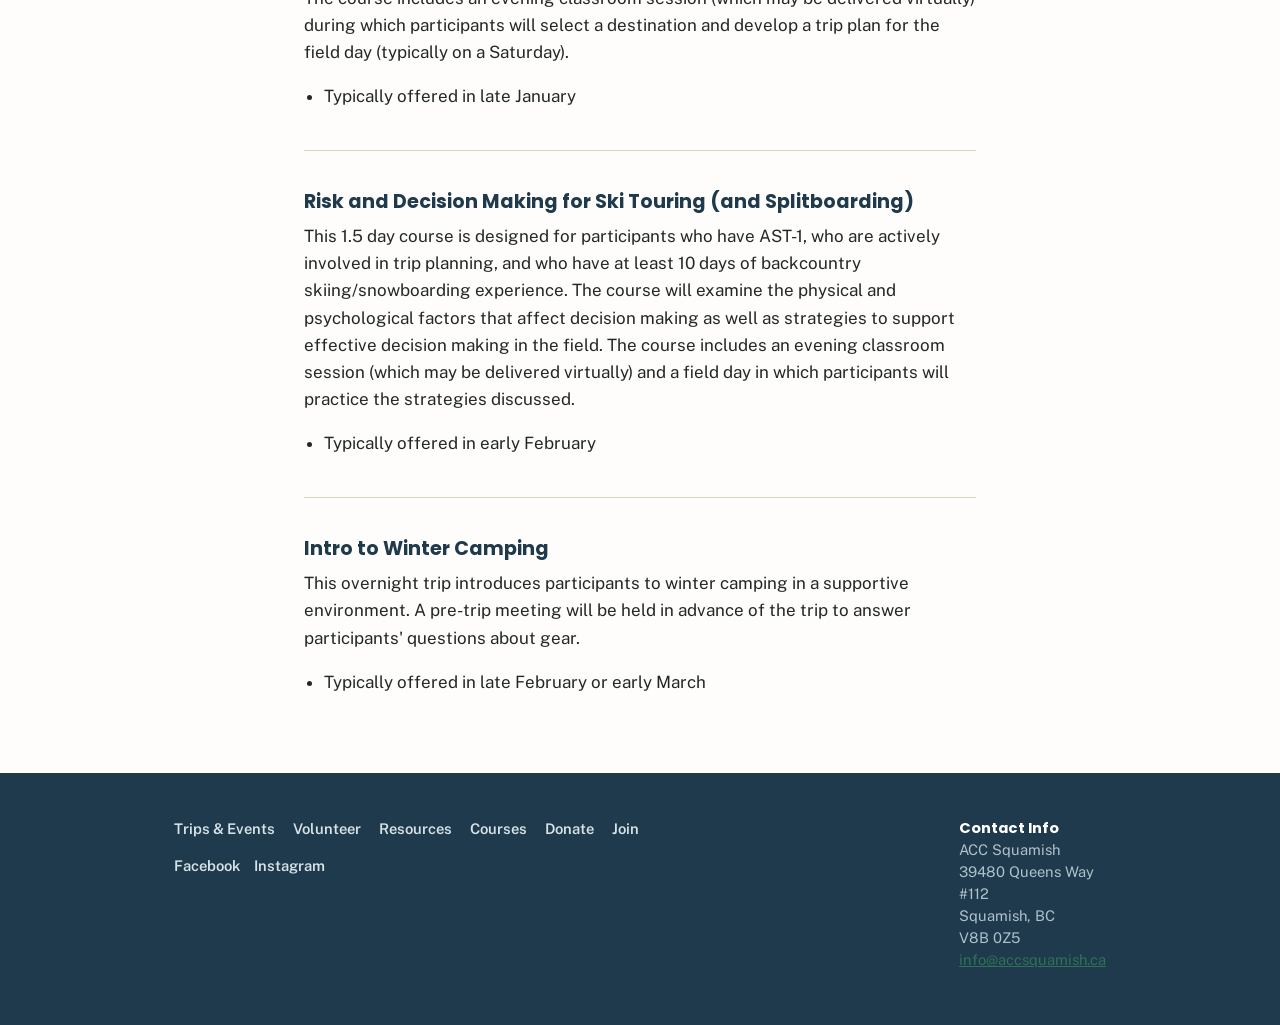
<file: courses.html>
<!doctype html>
<html lang="en">
<head>
<meta charset="utf-8">
<title>Courses – ACC Squamish</title>
<meta name="viewport" content="width=device-width, initial-scale=1">
<meta name="description" content="Affordable, volunteer-run courses offered by ACC Squamish.">
<link rel="stylesheet" href="styles.css">
</head>
<body>

<header class="site-header">
  <div class="header-inner">
    <a class="brand" href="index.html">
      <img src="images/logo.png" alt="ACC Squamish logo">
      <span>ACC Squamish</span>
    </a>
    <nav class="main-nav">
      <ul>
        <li><a href="https://app.groups.place/group/ACC-Squamish">Trips &amp; Events</a></li>
        <li><a href="volunteer.html">Volunteer</a></li>
        <li><a href="resources.html">Resources</a></li>
        <li><a href="courses.html" class="active">Courses</a></li>
        <li><a href="donate.html">Donate</a></li>
        <li><a href="https://app.alpineclubofcanada.ca/registration">Join</a></li>
      </ul>
    </nav>
    <div class="header-social">
      <a href="https://www.facebook.com/accsquamish/" aria-label="ACC Squamish on Facebook">
        <svg viewBox="0 0 24 24" fill="currentColor"><path d="M13.5 21v-8.1h2.72l.4-3.15h-3.12V7.75c0-.91.25-1.53 1.56-1.53h1.67V3.4A22 22 0 0 0 13.9 3.2c-2.34 0-3.94 1.43-3.94 4.05v2.55H7.24v3.15h2.72V21z"/></svg>
      </a>
      <a href="https://www.instagram.com/accsquamish/" aria-label="ACC Squamish on Instagram">
        <svg viewBox="0 0 24 24" fill="none" stroke="currentColor" stroke-width="1.7"><rect x="3.3" y="3.3" width="17.4" height="17.4" rx="4.5"/><circle cx="12" cy="12" r="3.6"/><circle cx="17" cy="7" r="0.9" fill="currentColor" stroke="none"/></svg>
      </a>
    </div>
  </div>
</header>

<main>
  <div class="wrap">
    <div class="section-block">
      <h1>Courses</h1>

      <p>Each year ACC Squamish offers a variety of affordable, volunteer-run courses on different topics. In a typical year you can expect to see the following in our Groups Place calendar:</p>

      <div class="stack">
        <h3>Intro to rock climbing</h3>
        <p>This course introduces participants to the basic skills required to participate in a club cragging session or to join more experienced friends for a day at the crag. Topics covered include top rope belaying, setting up a top rope anchor, cleaning the anchor, and, if time, rappelling.</p>
        <ul class="plain"><li>Typically offered over 4 evenings in May, and again over 4 evenings in June</li></ul>
      </div>

      <div class="stack">
        <h3>Intro to sport climbing</h3>
        <p>This course introduces participants to the skills necessary to lead climb and lead belay safely. Over the three sessions, participants will learn the mechanics of lead climbing and lead belaying, how to fall (and catch falls) safely, and will progress from mock leads to live leads as they are ready.</p>
        <ul class="plain"><li>Typically offered over three evenings in June</li></ul>
      </div>

      <div class="stack">
        <h3>Intro to trad climbing</h3>
        <p>In this 2-day course, participants will learn to place cams and nuts and how to assess the quality of their placements. Participants will practice placing gear on mock lead, and will have the opportunity to progress to live leads when ready.</p>
        <ul class="plain"><li>Typically offered on a weekend in June and/or July</li></ul>
      </div>

      <div class="stack">
        <h3>Intro to backcountry skiing and splitboarding</h3>
        <p>This 1.5 day course covers the essential skills to start ski touring. This course is <strong>not</strong> a replacement for avalanche safety training (AST-1); rather, it complements AST-1 by providing more focus on the gear and efficient travel on skis or splitboard. The course also provides an introduction/refresher for avalanche safety concepts taught in the AST-1 course. It includes an evening classroom session (which may be delivered virtually) and a field day (typically on a Saturday at Red Heather).</p>
        <ul class="plain"><li>mid-December</li><li>mid-January</li></ul>
      </div>

      <div class="stack">
        <h3>Trip Planning for Ski Touring (and Splitboarding)</h3>
        <p>This 1.5 day course is designed for backcountry skiers and split boarders who have AST-1 and who have accompanied friends on a few trips and are ready to start taking a more active role in the trip planning. Topics covered include selecting companions, understanding the expected conditions, and selecting an appropriate destination. The course includes an evening classroom session (which may be delivered virtually) during which participants will select a destination and develop a trip plan for the field day (typically on a Saturday).</p>
        <ul class="plain"><li>Typically offered in late January</li></ul>
      </div>

      <div class="stack">
        <h3>Risk and Decision Making for Ski Touring (and Splitboarding)</h3>
        <p>This 1.5 day course is designed for participants who have AST-1, who are actively involved in trip planning, and who have at least 10 days of backcountry skiing/snowboarding experience. The course will examine the physical and psychological factors that affect decision making as well as strategies to support effective decision making in the field. The course includes an evening classroom session (which may be delivered virtually) and a field day in which participants will practice the strategies discussed.</p>
        <ul class="plain"><li>Typically offered in early February</li></ul>
      </div>

      <div class="stack">
        <h3>Intro to Winter Camping</h3>
        <p>This overnight trip introduces participants to winter camping in a supportive environment. A pre-trip meeting will be held in advance of the trip to answer participants' questions about gear.</p>
        <ul class="plain"><li>Typically offered in late February or early March</li></ul>
      </div>

    </div>
  </div>
</main>

<footer class="site-footer">
  <div class="footer-inner">
    <nav>
      <ul>
        <li><a href="https://app.groups.place/group/ACC-Squamish">Trips &amp; Events</a></li>
        <li><a href="volunteer.html">Volunteer</a></li>
        <li><a href="resources.html">Resources</a></li>
        <li><a href="courses.html">Courses</a></li>
        <li><a href="donate.html">Donate</a></li>
        <li><a href="https://app.alpineclubofcanada.ca/registration">Join</a></li>
      </ul>
      <div class="socials">
        <a href="https://www.facebook.com/accsquamish/">Facebook</a>
        <a href="https://www.instagram.com/accsquamish/">Instagram</a>
      </div>
    </nav>
    <address>
      <strong>Contact Info</strong><br>
      ACC Squamish<br>
      39480 Queens Way<br>
      #112<br>
      Squamish, BC<br>
      V8B 0Z5<br>
      <a href="mailto:info@accsquamish.ca">info@accsquamish.ca</a>
    </address>
  </div>
</footer>

</body>
</html>
</file>
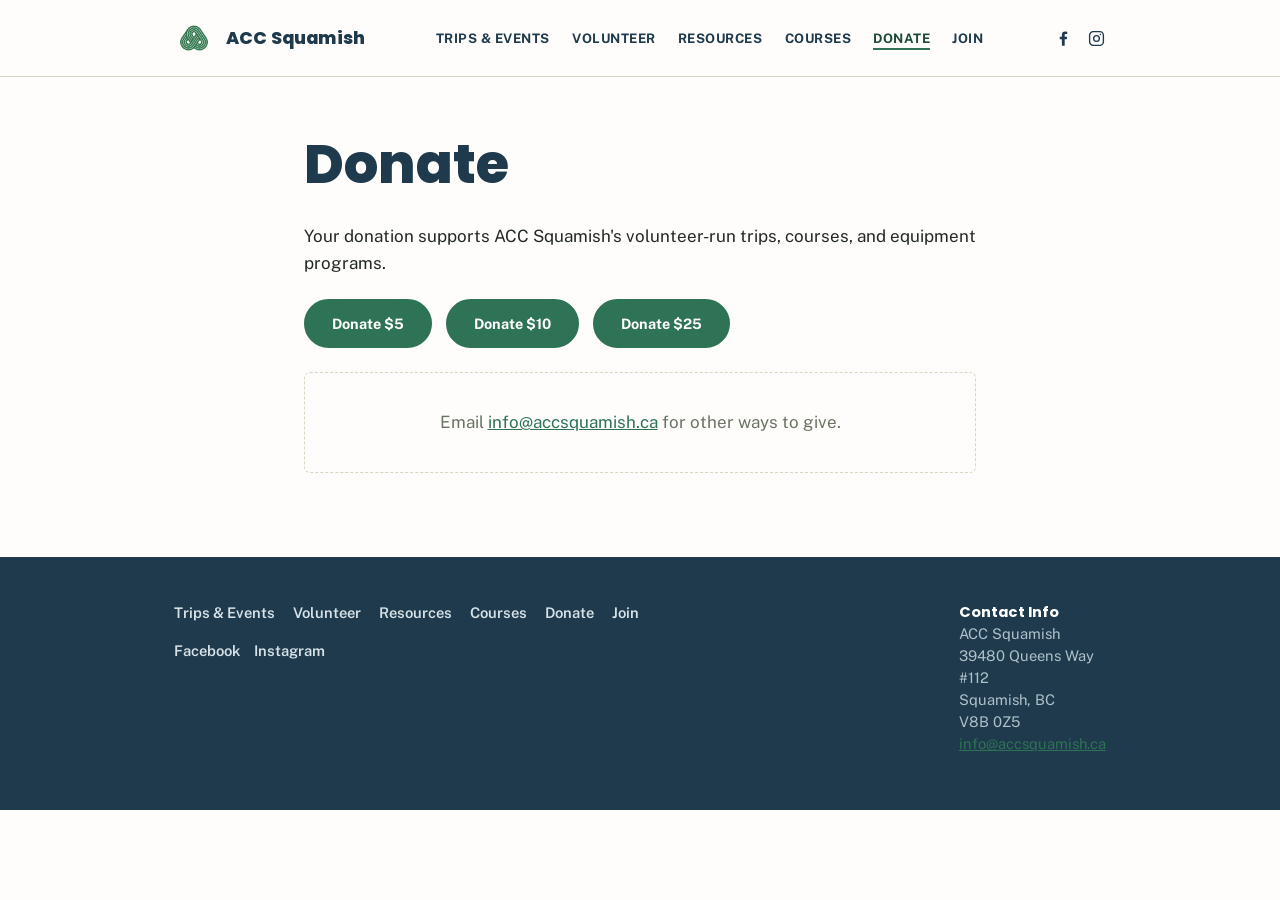
<file: donate.html>
<!doctype html>
<html lang="en">
<head>
<meta charset="utf-8">
<title>Donate – ACC Squamish</title>
<meta name="viewport" content="width=device-width, initial-scale=1">
<meta name="description" content="Support ACC Squamish with a donation.">
<link rel="stylesheet" href="styles.css">
</head>
<body>

<header class="site-header">
  <div class="header-inner">
    <a class="brand" href="index.html">
      <img src="images/logo.png" alt="ACC Squamish logo">
      <span>ACC Squamish</span>
    </a>
    <nav class="main-nav">
      <ul>
        <li><a href="https://app.groups.place/group/ACC-Squamish">Trips &amp; Events</a></li>
        <li><a href="volunteer.html">Volunteer</a></li>
        <li><a href="resources.html">Resources</a></li>
        <li><a href="courses.html">Courses</a></li>
        <li><a href="donate.html" class="active">Donate</a></li>
        <li><a href="https://app.alpineclubofcanada.ca/registration">Join</a></li>
      </ul>
    </nav>
    <div class="header-social">
      <a href="https://www.facebook.com/accsquamish/" aria-label="ACC Squamish on Facebook">
        <svg viewBox="0 0 24 24" fill="currentColor"><path d="M13.5 21v-8.1h2.72l.4-3.15h-3.12V7.75c0-.91.25-1.53 1.56-1.53h1.67V3.4A22 22 0 0 0 13.9 3.2c-2.34 0-3.94 1.43-3.94 4.05v2.55H7.24v3.15h2.72V21z"/></svg>
      </a>
      <a href="https://www.instagram.com/accsquamish/" aria-label="ACC Squamish on Instagram">
        <svg viewBox="0 0 24 24" fill="none" stroke="currentColor" stroke-width="1.7"><rect x="3.3" y="3.3" width="17.4" height="17.4" rx="4.5"/><circle cx="12" cy="12" r="3.6"/><circle cx="17" cy="7" r="0.9" fill="currentColor" stroke="none"/></svg>
      </a>
    </div>
  </div>
</header>

<main>
  <div class="wrap">
    <div class="section-block">
      <h1>Donate</h1>

      <p>Your donation supports ACC Squamish's volunteer-run trips, courses, and equipment programs.</p>

      <div class="donate-options">
        <a class="btn solid" href="https://buy.stripe.com/dR6dSsgaV9xPdNKcMM">Donate $5</a>
        <a class="btn solid" href="https://buy.stripe.com/14k3dO8It7pH10YcMN">Donate $10</a>
        <a class="btn solid" href="https://buy.stripe.com/00g3dOcYJ4dvfVSbIK">Donate $25</a>
      </div>

      <div class="embed-placeholder">
       Email <a href="mailto:info@accsquamish.ca">info@accsquamish.ca</a> for other ways to give.
      </div>

    </div>
  </div>
</main>

<footer class="site-footer">
  <div class="footer-inner">
    <nav>
      <ul>
        <li><a href="https://app.groups.place/group/ACC-Squamish">Trips &amp; Events</a></li>
        <li><a href="volunteer.html">Volunteer</a></li>
        <li><a href="resources.html">Resources</a></li>
        <li><a href="courses.html">Courses</a></li>
        <li><a href="donate.html">Donate</a></li>
        <li><a href="https://app.alpineclubofcanada.ca/registration">Join</a></li>
      </ul>
      <div class="socials">
        <a href="https://www.facebook.com/accsquamish/">Facebook</a>
        <a href="https://www.instagram.com/accsquamish/">Instagram</a>
      </div>
    </nav>
    <address>
      <strong>Contact Info</strong><br>
      ACC Squamish<br>
      39480 Queens Way<br>
      #112<br>
      Squamish, BC<br>
      V8B 0Z5<br>
      <a href="mailto:info@accsquamish.ca">info@accsquamish.ca</a>
    </address>
  </div>
</footer>

</body>
</html>
</file>
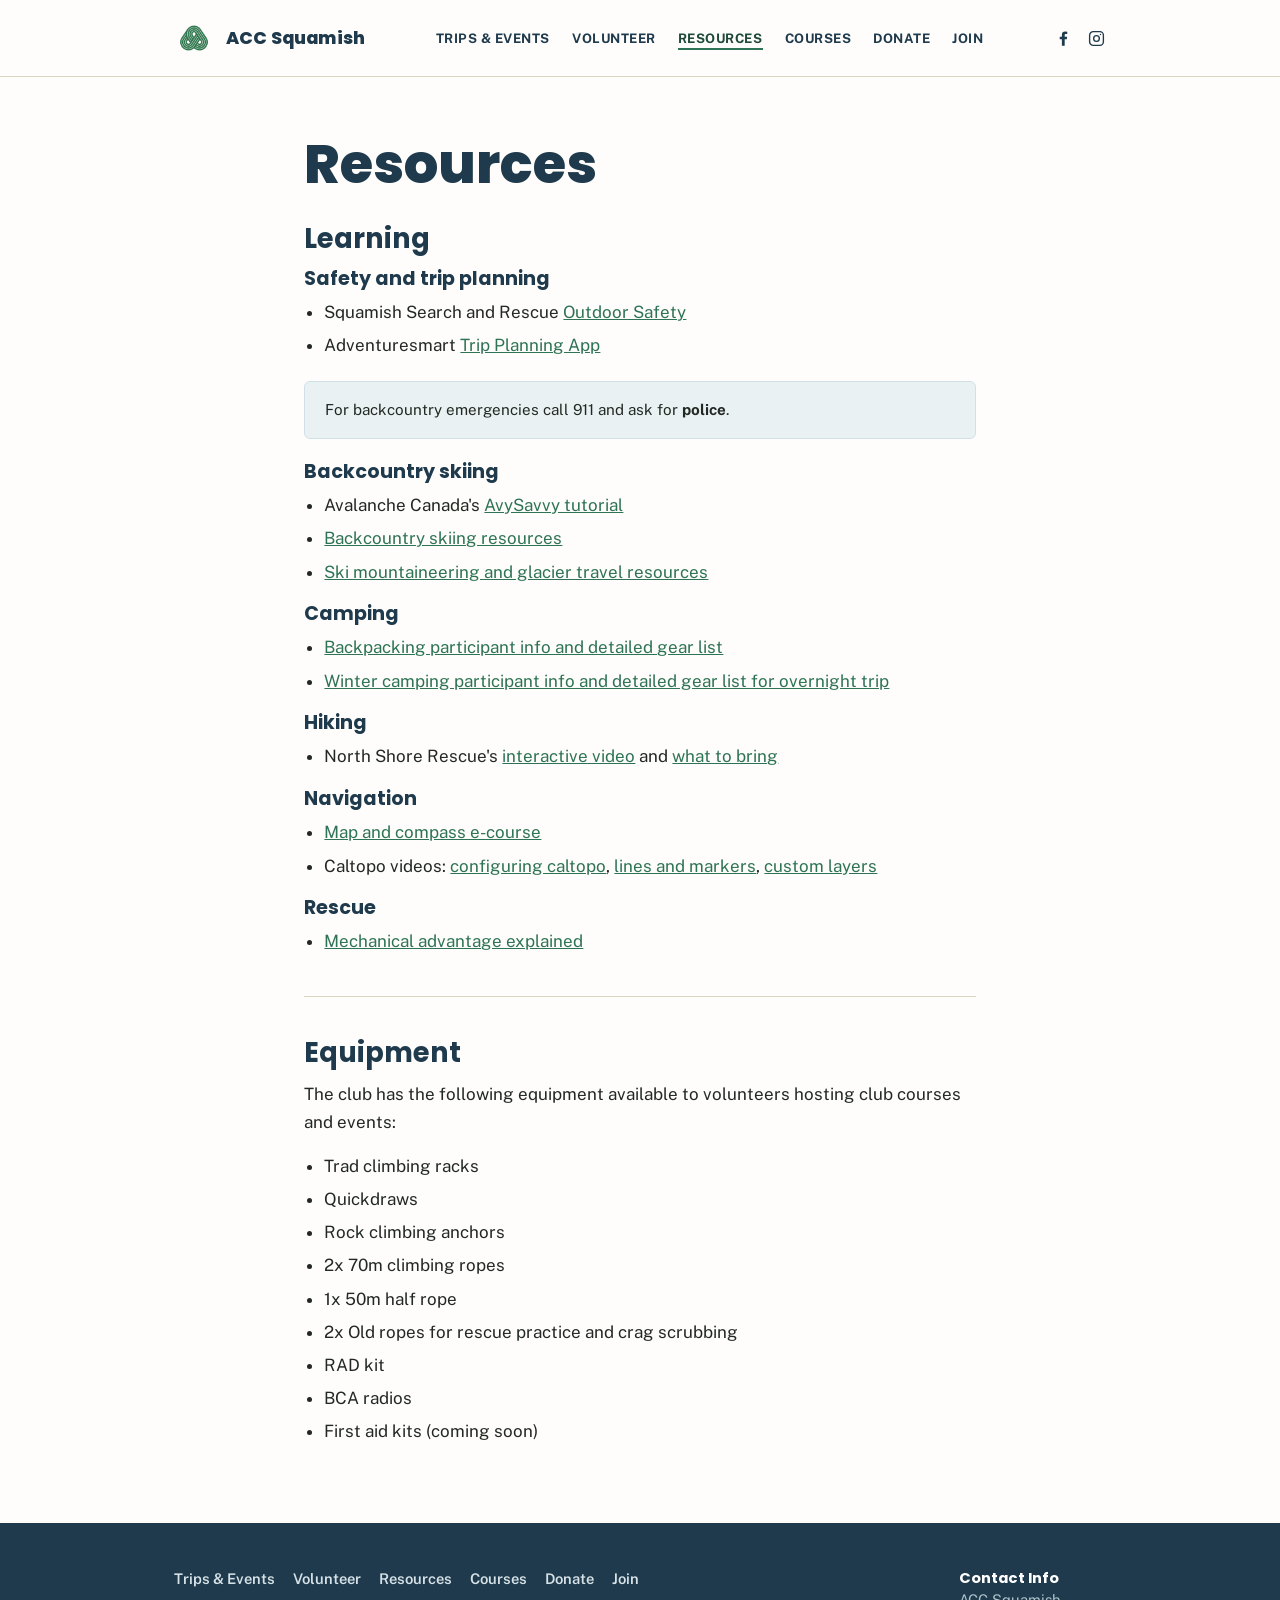
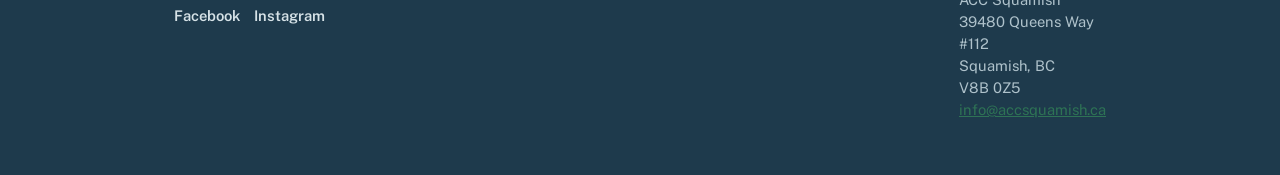
<file: resources.html>
<!doctype html>
<html lang="en">
<head>
<meta charset="utf-8">
<title>Resources – ACC Squamish</title>
<meta name="viewport" content="width=device-width, initial-scale=1">
<meta name="description" content="Safety, trip planning, and equipment resources from ACC Squamish.">
<link rel="stylesheet" href="styles.css">
</head>
<body>

<header class="site-header">
  <div class="header-inner">
    <a class="brand" href="index.html">
      <img src="images/logo.png" alt="ACC Squamish logo">
      <span>ACC Squamish</span>
    </a>
    <nav class="main-nav">
      <ul>
        <li><a href="https://app.groups.place/group/ACC-Squamish">Trips &amp; Events</a></li>
        <li><a href="volunteer.html">Volunteer</a></li>
        <li><a href="resources.html" class="active">Resources</a></li>
        <li><a href="courses.html">Courses</a></li>
        <li><a href="donate.html">Donate</a></li>
        <li><a href="https://app.alpineclubofcanada.ca/registration">Join</a></li>
      </ul>
    </nav>
    <div class="header-social">
      <a href="https://www.facebook.com/accsquamish/" aria-label="ACC Squamish on Facebook">
        <svg viewBox="0 0 24 24" fill="currentColor"><path d="M13.5 21v-8.1h2.72l.4-3.15h-3.12V7.75c0-.91.25-1.53 1.56-1.53h1.67V3.4A22 22 0 0 0 13.9 3.2c-2.34 0-3.94 1.43-3.94 4.05v2.55H7.24v3.15h2.72V21z"/></svg>
      </a>
      <a href="https://www.instagram.com/accsquamish/" aria-label="ACC Squamish on Instagram">
        <svg viewBox="0 0 24 24" fill="none" stroke="currentColor" stroke-width="1.7"><rect x="3.3" y="3.3" width="17.4" height="17.4" rx="4.5"/><circle cx="12" cy="12" r="3.6"/><circle cx="17" cy="7" r="0.9" fill="currentColor" stroke="none"/></svg>
      </a>
    </div>
  </div>
</header>

<main>
  <div class="wrap">
    <div class="section-block">
      <h1>Resources</h1>

      <div class="stack">
        <h2>Learning</h2>

        <h3>Safety and trip planning</h3>
        <ul class="plain">
          <li>Squamish Search and Rescue <a href="https://squamishsar.org/outdoor-safety/">Outdoor Safety</a></li>
          <li>Adventuresmart <a href="https://www.adventuresmart.ca/trip-plan-app/">Trip Planning App</a></li>
        </ul>
        <div class="notice">For backcountry emergencies call 911 and ask for <strong>police</strong>.</div>

        <h3>Backcountry skiing</h3>
        <ul class="plain">
          <li>Avalanche Canada's <a href="https://avysavvy.avalanche.ca/en-ca">AvySavvy tutorial</a></li>
          <li><a href="https://docs.google.com/document/d/1lKVGl3wMFv4ZX7Uf-5oeB-ObnUlK5OZVdWR2XHBJjno/edit?usp=sharing">Backcountry skiing resources</a></li>
          <li><a href="https://docs.google.com/document/d/1OVRfJIkDObeAZk1FnKVL9l1jiDCv6owRv5_OrjnLwEA/edit?usp=sharing">Ski mountaineering and glacier travel resources</a></li>
        </ul>

        <h3>Camping</h3>
        <ul class="plain">
          <li><a href="https://docs.google.com/document/d/1cleEe7FOl8GOj8DXCIF5TKhAaVqM7LIHebQV7BeHW6Q/edit?usp=sharing">Backpacking participant info and detailed gear list</a></li>
          <li><a href="https://docs.google.com/document/d/1qojkeSERcqgdL_BHa9-TTNyCMBZampFt_vHQEFzgDY4/edit?usp=sharing">Winter camping participant info and detailed gear list for overnight trip</a></li>
        </ul>

        <h3>Hiking</h3>
        <ul class="plain">
          <li>North Shore Rescue's <a href="https://www.northshorerescue.com/education/interactive-video/">interactive video</a> and <a href="https://www.northshorerescue.com/education/what-to-bring/">what to bring</a></li>
        </ul>

        <h3>Navigation</h3>
        <ul class="plain">
          <li><a href="https://courses.accsquamish.ca/map">Map and compass e-course</a></li>
          <li>Caltopo videos: <a href="https://drive.google.com/file/d/1hGA4ZYIIKms8Ss84cvgKoD2NjfN3FhJC/view?usp=sharing">configuring caltopo</a>, <a href="https://drive.google.com/file/d/1MLpYyETIfy6XtGYsMzWML27K92DsppFC/view?usp=sharing">lines and markers</a>, <a href="https://drive.google.com/file/d/11OjCdbfK4uxKgYtS0gZcAgBbSQdNIk8y/view?usp=sharing">custom layers</a></li>
        </ul>

        <h3>Rescue</h3>
        <ul class="plain">
          <li><a href="https://drive.google.com/file/d/1FH9hACwugPpaqOtmBPDJZSw1fl3Nw39b/view?usp=sharing">Mechanical advantage explained</a></li>
        </ul>
      </div>

      <div class="stack">
        <h2>Equipment</h2>
        <p>The club has the following equipment available to volunteers hosting club courses and events:</p>
        <ul class="plain">
          <li>Trad climbing racks</li>
          <li>Quickdraws</li>
          <li>Rock climbing anchors</li>
          <li>2x 70m climbing ropes</li>
          <li>1x 50m half rope</li>
          <li>2x Old ropes for rescue practice and crag scrubbing</li>
          <li>RAD kit</li>
          <li>BCA radios</li>
          <li>First aid kits (coming soon)</li>
        </ul>
      </div>

    </div>
  </div>
</main>

<footer class="site-footer">
  <div class="footer-inner">
    <nav>
      <ul>
        <li><a href="https://app.groups.place/group/ACC-Squamish">Trips &amp; Events</a></li>
        <li><a href="volunteer.html">Volunteer</a></li>
        <li><a href="resources.html">Resources</a></li>
        <li><a href="courses.html">Courses</a></li>
        <li><a href="donate.html">Donate</a></li>
        <li><a href="https://app.alpineclubofcanada.ca/registration">Join</a></li>
      </ul>
      <div class="socials">
        <a href="https://www.facebook.com/accsquamish/">Facebook</a>
        <a href="https://www.instagram.com/accsquamish/">Instagram</a>
      </div>
    </nav>
    <address>
      <strong>Contact Info</strong><br>
      ACC Squamish<br>
      39480 Queens Way<br>
      #112<br>
      Squamish, BC<br>
      V8B 0Z5<br>
      <a href="mailto:info@accsquamish.ca">info@accsquamish.ca</a>
    </address>
  </div>
</footer>

</body>
</html>
</file>
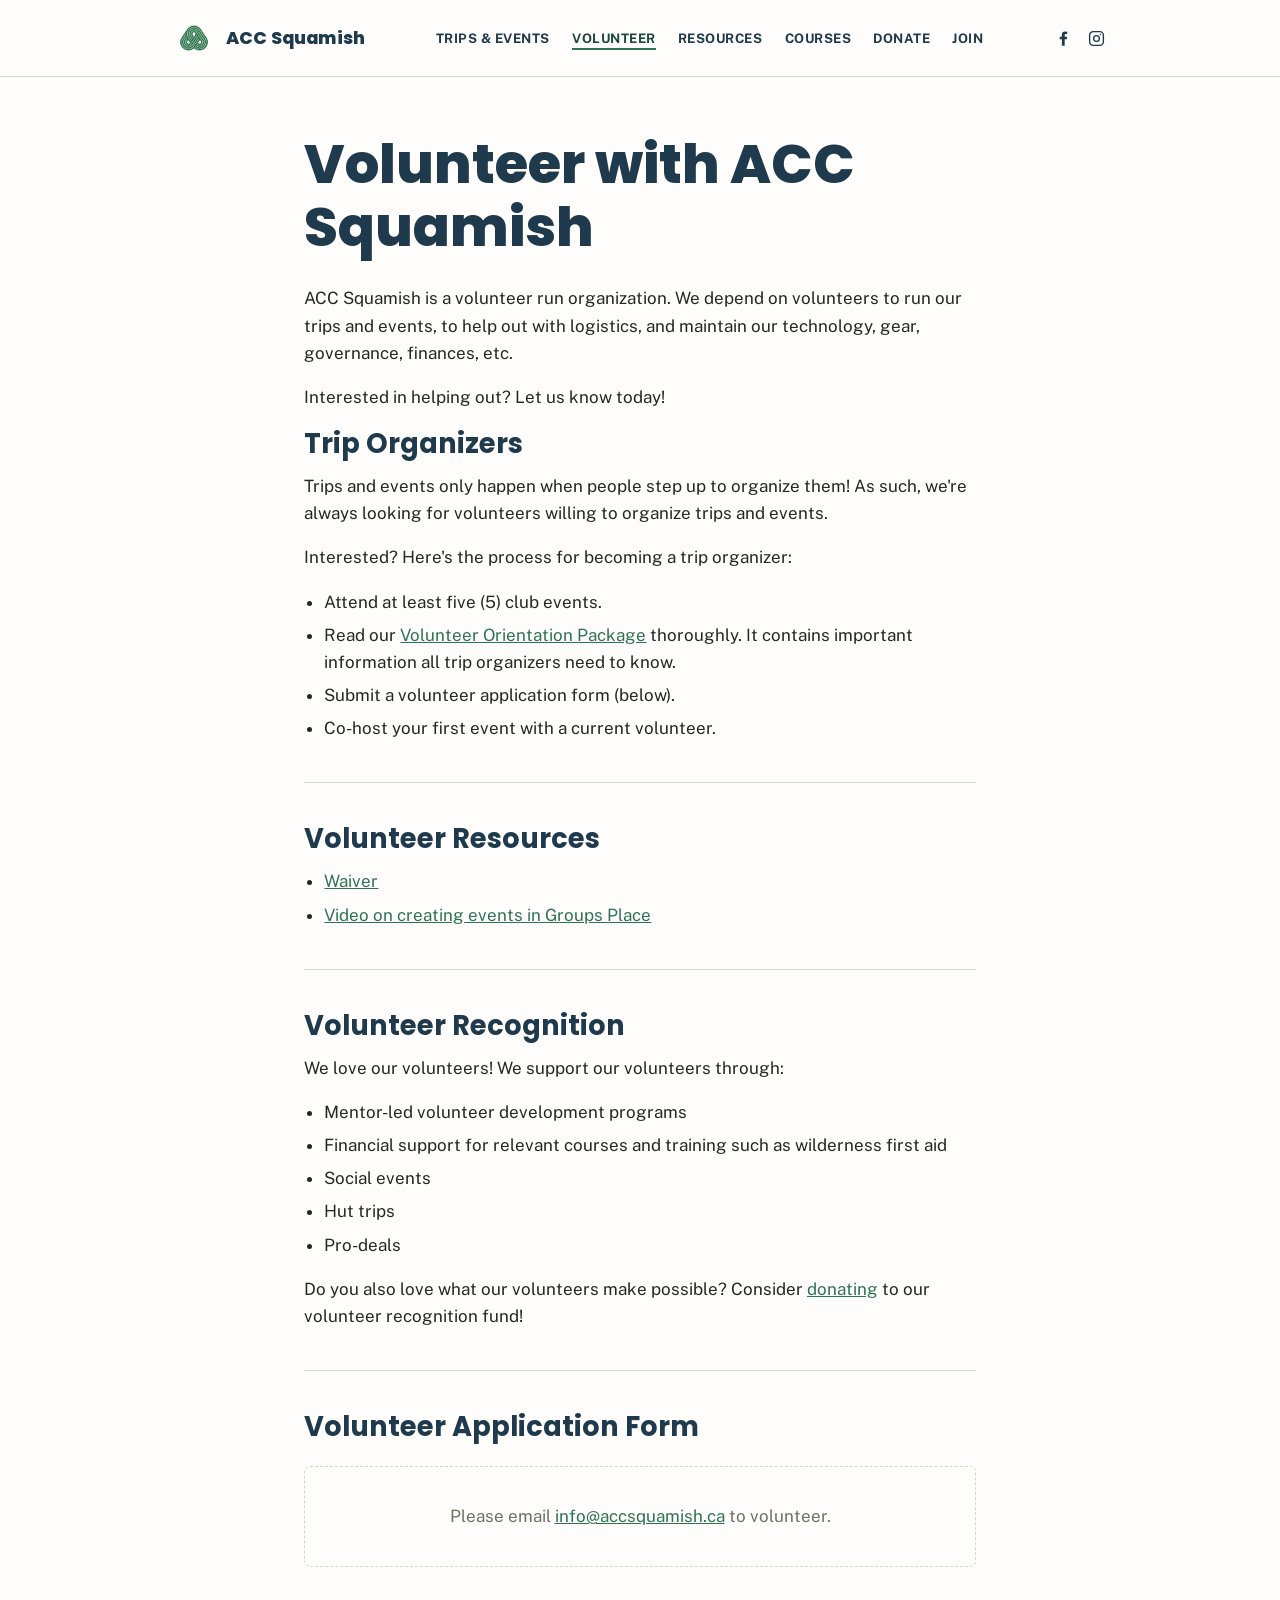
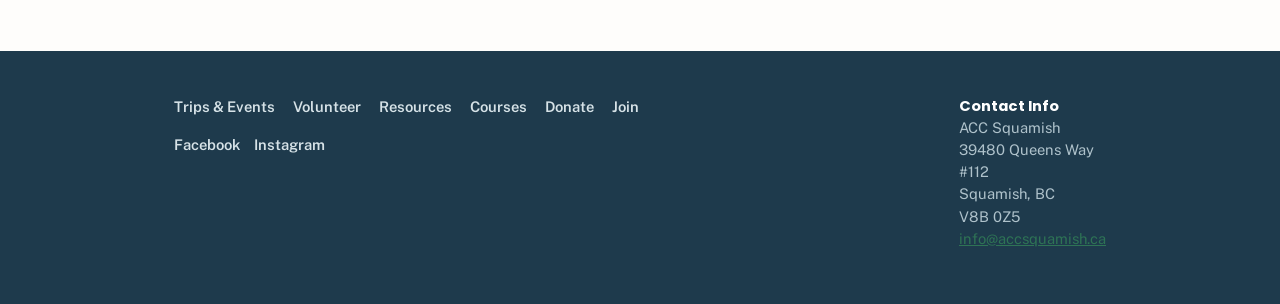
<file: volunteer.html>
<!doctype html>
<html lang="en">
<head>
<meta charset="utf-8">
<title>Volunteer – ACC Squamish</title>
<meta name="viewport" content="width=device-width, initial-scale=1">
<meta name="description" content="Volunteer with ACC Squamish.">
<link rel="stylesheet" href="styles.css">
<script type="text/javascript" id="hs-script-loader" async defer src="//js.hs-scripts.com/20246688.js"></script>
<script charset="utf-8" type="text/javascript" src="//js.hsforms.net/forms/embed/v2.js"></script>
</head>
<body>

<header class="site-header">
  <div class="header-inner">
    <a class="brand" href="index.html">
      <img src="images/logo.png" alt="ACC Squamish logo">
      <span>ACC Squamish</span>
    </a>
    <nav class="main-nav">
      <ul>
        <li><a href="https://app.groups.place/group/ACC-Squamish">Trips &amp; Events</a></li>
        <li><a href="volunteer.html" class="active">Volunteer</a></li>
        <li><a href="resources.html">Resources</a></li>
        <li><a href="courses.html">Courses</a></li>
        <li><a href="donate.html">Donate</a></li>
        <li><a href="https://app.alpineclubofcanada.ca/registration">Join</a></li>
      </ul>
    </nav>
    <div class="header-social">
      <a href="https://www.facebook.com/accsquamish/" aria-label="ACC Squamish on Facebook">
        <svg viewBox="0 0 24 24" fill="currentColor"><path d="M13.5 21v-8.1h2.72l.4-3.15h-3.12V7.75c0-.91.25-1.53 1.56-1.53h1.67V3.4A22 22 0 0 0 13.9 3.2c-2.34 0-3.94 1.43-3.94 4.05v2.55H7.24v3.15h2.72V21z"/></svg>
      </a>
      <a href="https://www.instagram.com/accsquamish/" aria-label="ACC Squamish on Instagram">
        <svg viewBox="0 0 24 24" fill="none" stroke="currentColor" stroke-width="1.7"><rect x="3.3" y="3.3" width="17.4" height="17.4" rx="4.5"/><circle cx="12" cy="12" r="3.6"/><circle cx="17" cy="7" r="0.9" fill="currentColor" stroke="none"/></svg>
      </a>
    </div>
  </div>
</header>

<main>
  <div class="wrap">
    <div class="section-block">
      <h1>Volunteer with ACC Squamish</h1>

      <p>ACC Squamish is a volunteer run organization. We depend on volunteers to run our trips and events, to help out with logistics, and maintain our technology, gear, governance, finances, etc.</p>
      <p>Interested in helping out? Let us know today!</p>

      <div class="stack">
        <h2>Trip Organizers</h2>
        <p>Trips and events only happen when people step up to organize them! As such, we're always looking for volunteers willing to organize trips and events.</p>
        <p>Interested? Here's the process for becoming a trip organizer:</p>
        <ul class="plain">
          <li>Attend at least five (5) club events.</li>
          <li>Read our <a href="https://drive.google.com/file/d/1BJjTtnqy6oGBtYCW_MKE4KmV1chA7yEd/view?usp=sharing">Volunteer Orientation Package</a> thoroughly. It contains important information all trip organizers need to know.</li>
          <li>Submit a volunteer application form (below).</li>
          <li>Co-host your first event with a current volunteer.</li>
        </ul>
      </div>

      <div class="stack">
        <h2>Volunteer Resources</h2>
        <ul class="plain">
          <li><a href="https://alpineclubofcanada.ca/acc-waivers/">Waiver</a></li>
          <li><a href="https://drive.google.com/file/d/11KE2pB4MH8mo8HLCCgyOBr8HuU_q9scJ/view?usp=sharing">Video on creating events in Groups Place</a></li>
        </ul>
      </div>

      <div class="stack">
        <h2>Volunteer Recognition</h2>
        <p>We love our volunteers! We support our volunteers through:</p>
        <ul class="plain">
          <li>Mentor-led volunteer development programs</li>
          <li>Financial support for relevant courses and training such as wilderness first aid</li>
          <li>Social events</li>
          <li>Hut trips</li>
          <li>Pro-deals</li>
        </ul>
        <p>Do you also love what our volunteers make possible? Consider <a href="donate.html">donating</a> to our volunteer recognition fund!</p>
      </div>

      <div class="stack">
        <h2>Volunteer Application Form</h2>
        <script>
          hbspt.forms.create({
            portalId: "20246688",
            formId: "278c706b-73db-463d-9cdb-c0bca044fe95",
            region: "na1"
          });
        </script>
        <div class="embed-placeholder">
          Please email <a href="mailto:info@accsquamish.ca">info@accsquamish.ca</a> to volunteer.
        </div>
      </div>

    </div>
  </div>
</main>

<footer class="site-footer">
  <div class="footer-inner">
    <nav>
      <ul>
        <li><a href="https://app.groups.place/group/ACC-Squamish">Trips &amp; Events</a></li>
        <li><a href="volunteer.html">Volunteer</a></li>
        <li><a href="resources.html">Resources</a></li>
        <li><a href="courses.html">Courses</a></li>
        <li><a href="donate.html">Donate</a></li>
        <li><a href="https://app.alpineclubofcanada.ca/registration">Join</a></li>
      </ul>
      <div class="socials">
        <a href="https://www.facebook.com/accsquamish/">Facebook</a>
        <a href="https://www.instagram.com/accsquamish/">Instagram</a>
      </div>
    </nav>
    <address>
      <strong>Contact Info</strong><br>
      ACC Squamish<br>
      39480 Queens Way<br>
      #112<br>
      Squamish, BC<br>
      V8B 0Z5<br>
      <a href="mailto:info@accsquamish.ca">info@accsquamish.ca</a>
    </address>
  </div>
</footer>

</body>
</html>
</file>
<file: styles.css>
@import url('https://fonts.googleapis.com/css2?family=Poppins:wght@500;600;700;800&family=Public+Sans:wght@400;500;600&display=swap');

:root {
  --paper: #FEFDFB;
  --ink: #232922;
  --navy: #1E3A4C;
  --forest: #2E7355;
  --forest-dark: #1C4A36;
  --gold: #B2803D;
  --sky: #EAF1F3;
  --line: #DAD4C2;
  --max: 720px;
}

* { box-sizing: border-box; }

html { scroll-behavior: smooth; }

body {
  margin: 0;
  background: var(--paper);
  color: var(--ink);
  font-family: 'Public Sans', -apple-system, BlinkMacSystemFont, sans-serif;
  font-size: 17px;
  line-height: 1.6;
}

a { color: var(--forest); }
a:hover { color: var(--gold); }

img { max-width: 100%; display: block; }

h1, h2, h3, h4 {
  font-family: 'Poppins', -apple-system, BlinkMacSystemFont, sans-serif;
  font-weight: 700;
  line-height: 1.15;
  color: var(--navy);
  margin: 0 0 0.5em;
}

h1 { font-size: clamp(2.2rem, 5vw, 3.4rem); font-weight: 800; }
h2 { font-size: 1.7rem; }
h3 { font-size: 1.2rem; }

p { margin: 0 0 1em; }

.wrap {
  max-width: var(--max);
  margin: 0 auto;
  padding: 0 24px;
}

.wrap--wide { max-width: 1040px; }

/* Header */
.site-header {
  border-bottom: 1px solid var(--line);
  background: var(--paper);
}

.header-inner {
  max-width: 980px;
  margin: 0 auto;
  padding: 18px 24px;
  display: flex;
  align-items: center;
  justify-content: space-between;
  gap: 24px;
  flex-wrap: wrap;
}

.brand {
  display: flex;
  align-items: center;
  gap: 12px;
  text-decoration: none;
  color: var(--navy);
}

.brand img { width: 40px; height: 40px; }

.brand span {
  font-family: 'Poppins', sans-serif;
  font-size: 1.1rem;
  font-weight: 800;
  letter-spacing: 0.01em;
}

nav.main-nav ul {
  list-style: none;
  display: flex;
  flex-wrap: wrap;
  align-items: center;
  gap: 8px 22px;
  margin: 0;
  padding: 0;
}

nav.main-nav a {
  text-decoration: none;
  color: var(--navy);
  font-size: 0.82rem;
  font-weight: 700;
  text-transform: uppercase;
  letter-spacing: 0.04em;
  border-bottom: 2px solid transparent;
  padding-bottom: 2px;
}

nav.main-nav a:hover,
nav.main-nav a.active {
  border-bottom-color: var(--forest);
  color: var(--forest-dark);
}

nav.main-nav a.btn,
nav.main-nav a.btn:hover {
  border-bottom: none;
  padding: 10px 24px;
}

.header-social {
  display: flex;
  gap: 14px;
  align-items: center;
}

.header-social a {
  color: var(--navy);
  display: flex;
}

.header-social a:hover { color: var(--forest); }

.header-social svg { width: 19px; height: 19px; }

/* Hero */
.hero {
  position: relative;
  min-height: 62vh;
  display: flex;
  align-items: flex-end;
  border-bottom: 1px solid var(--line);
  background-image:
    linear-gradient(0deg, rgba(13, 22, 15, 0.88) 0%, rgba(13, 22, 15, 0.42) 48%, rgba(13, 22, 15, 0.05) 80%),
    url('/images/hero-trip.jpg');
  background-size: cover;
  background-position: center;
  color: #F6F4EC;
}

.hero-content { padding: 48px 24px 40px; text-align: left; }

.hero h1 { color: #FFFFFF; font-size: clamp(2rem, 5vw, 3.1rem); }

.hero p.lede {
  max-width: 460px;
  margin: 10px 0 24px;
  font-size: 1.05rem;
  color: #E9E6DA;
}

.hero-links { display: flex; align-items: center; gap: 22px; flex-wrap: wrap; }

.btn-text {
  color: #F6F4EC;
  font-weight: 600;
  font-size: 0.95rem;
  text-decoration: none;
  border-bottom: 1px solid rgba(246, 244, 236, 0.5);
  padding-bottom: 2px;
}
.btn-text:hover { color: #FFFFFF; border-color: #FFFFFF; }

.btn {
  display: inline-block;
  padding: 11px 26px;
  border: 2px solid var(--navy);
  border-radius: 999px;
  text-decoration: none;
  color: var(--navy);
  font-weight: 700;
  font-size: 0.9rem;
  transition: background 0.15s ease, color 0.15s ease, border-color 0.15s ease;
}

.btn:hover { background: var(--navy); color: #FFFFFF; }

.btn.solid { background: var(--forest); border-color: var(--forest); color: #FFFFFF; }
.btn.solid:hover { background: var(--forest-dark); border-color: var(--forest-dark); color: #FFFFFF; }

.hero .btn.solid {
  background: var(--forest);
  color: #FFFFFF;
  border-color: var(--forest);
}
.hero .btn.solid:hover { background: var(--forest-dark); border-color: var(--forest-dark); }

/* Banner */
.banner {
  background: var(--forest);
  color: #FFFFFF;
  text-align: center;
  padding: 20px 24px;
  font-weight: 600;
  font-size: 1rem;
}

.banner a { color: #FFFFFF; text-decoration: underline; }

/* Events */
.events-section {
  max-width: none;
  margin: 0;
  padding: 52px 24px;
  background: var(--sky);
  border-bottom: 1px solid var(--line);
}

.events-section > .wrap { max-width: 980px; }

.events-section h2 { text-align: center; margin-bottom: 28px; }

.events-list {
  display: grid;
  grid-template-columns: repeat(auto-fill, minmax(240px, 1fr));
  gap: 16px;
  margin-bottom: 28px;
}

.events-status {
  grid-column: 1 / -1;
  text-align: center;
  color: #6b7264;
  margin: 0;
}

.event-card {
  display: block;
  border: 1px solid var(--line);
  border-radius: 8px;
  padding: 18px 20px;
  background: #FFFFFF;
  text-decoration: none;
  color: inherit;
  transition: border-color 0.15s ease, transform 0.15s ease;
}

a.event-card:hover {
  border-color: var(--forest);
  transform: translateY(-1px);
}

.event-card h3 { color: var(--navy); }

.event-card .event-date {
  font-family: 'Poppins', sans-serif;
  color: var(--forest);
  font-size: 0.8rem;
  font-weight: 700;
  text-transform: uppercase;
  letter-spacing: 0.03em;
  margin-bottom: 6px;
}

.event-card h3 {
  font-size: 1.05rem;
  margin-bottom: 6px;
}

.event-card .event-meta {
  font-size: 0.88rem;
  color: #5c6355;
  margin: 0;
}

/* Content sections */
main { padding: 56px 0 20px; }

.section-block { margin-bottom: 44px; }
.section-block:last-child { margin-bottom: 0; }

.mf-grid {
  display: flex;
  flex-direction: column;
}

.stack-icon {
  width: 26px;
  height: 26px;
  color: var(--forest);
  margin-bottom: 16px;
}

.stack-icon svg { width: 100%; height: 100%; }

.mf-grid .stack { text-align: left; }

.mf-grid .stack + .stack {
  margin-top: 40px;
  padding-top: 40px;
  border-top: 1px solid var(--line);
}

@media (min-width: 820px) {
  .mf-grid {
    display: grid;
    grid-template-columns: repeat(4, 1fr);
    gap: 0;
    align-items: start;
  }
  .mf-grid .stack + .stack {
    margin-top: 0;
    padding-top: 0;
    padding-left: 28px;
    border-top: none;
    border-left: 1px solid var(--line);
  }
  .mf-grid .stack {
    padding-right: 28px;
  }
}

.stack + .stack { margin-top: 40px; padding-top: 40px; border-top: 1px solid var(--line); }

ul.plain, ol.plain { padding-left: 1.2em; margin: 0 0 1em; }
ul.plain li, ol.plain li { margin-bottom: 6px; }

table {
  width: 100%;
  border-collapse: collapse;
  margin: 1em 0 1.5em;
  font-size: 0.95rem;
}

th, td {
  text-align: left;
  padding: 9px 12px;
  border-bottom: 1px solid var(--line);
}

th { font-family: 'Poppins', sans-serif; font-weight: 700; color: var(--navy); }

.donate-options {
  display: flex;
  gap: 14px;
  flex-wrap: wrap;
  margin: 22px 0 6px;
}

.notice {
  background: var(--sky);
  border: 1px solid #CFE0E6;
  border-radius: 6px;
  padding: 16px 20px;
  font-size: 0.95rem;
  margin: 1.4em 0;
}

.embed-placeholder {
  border: 1px dashed var(--line);
  border-radius: 6px;
  padding: 36px 24px;
  text-align: center;
  color: #6b7264;
  margin: 1.4em 0;
}

/* Footer */
footer.site-footer {
  background: var(--navy);
  margin-top: 40px;
}

.footer-inner {
  max-width: 980px;
  margin: 0 auto;
  padding: 44px 24px 54px;
  display: flex;
  justify-content: space-between;
  gap: 32px;
  flex-wrap: wrap;
  font-size: 0.92rem;
  color: #AFC2CB;
}

.footer-inner nav ul {
  list-style: none;
  margin: 0 0 14px;
  padding: 0;
  display: flex;
  flex-wrap: wrap;
  gap: 6px 18px;
}

.footer-inner nav a, .footer-inner .socials a {
  color: #D6E2E7;
  text-decoration: none;
  font-weight: 600;
}

.footer-inner nav a:hover, .footer-inner .socials a:hover { color: #FFFFFF; }

.footer-inner address { font-style: normal; line-height: 1.5; }

.footer-inner address strong { color: #FFFFFF; font-family: 'Poppins', sans-serif; }

.socials { display: flex; gap: 14px; margin-top: 10px; }

@media (max-width: 620px) {
  .header-inner { flex-direction: column; align-items: flex-start; }
  .hero { padding: 56px 20px 44px; }
}
</file>
